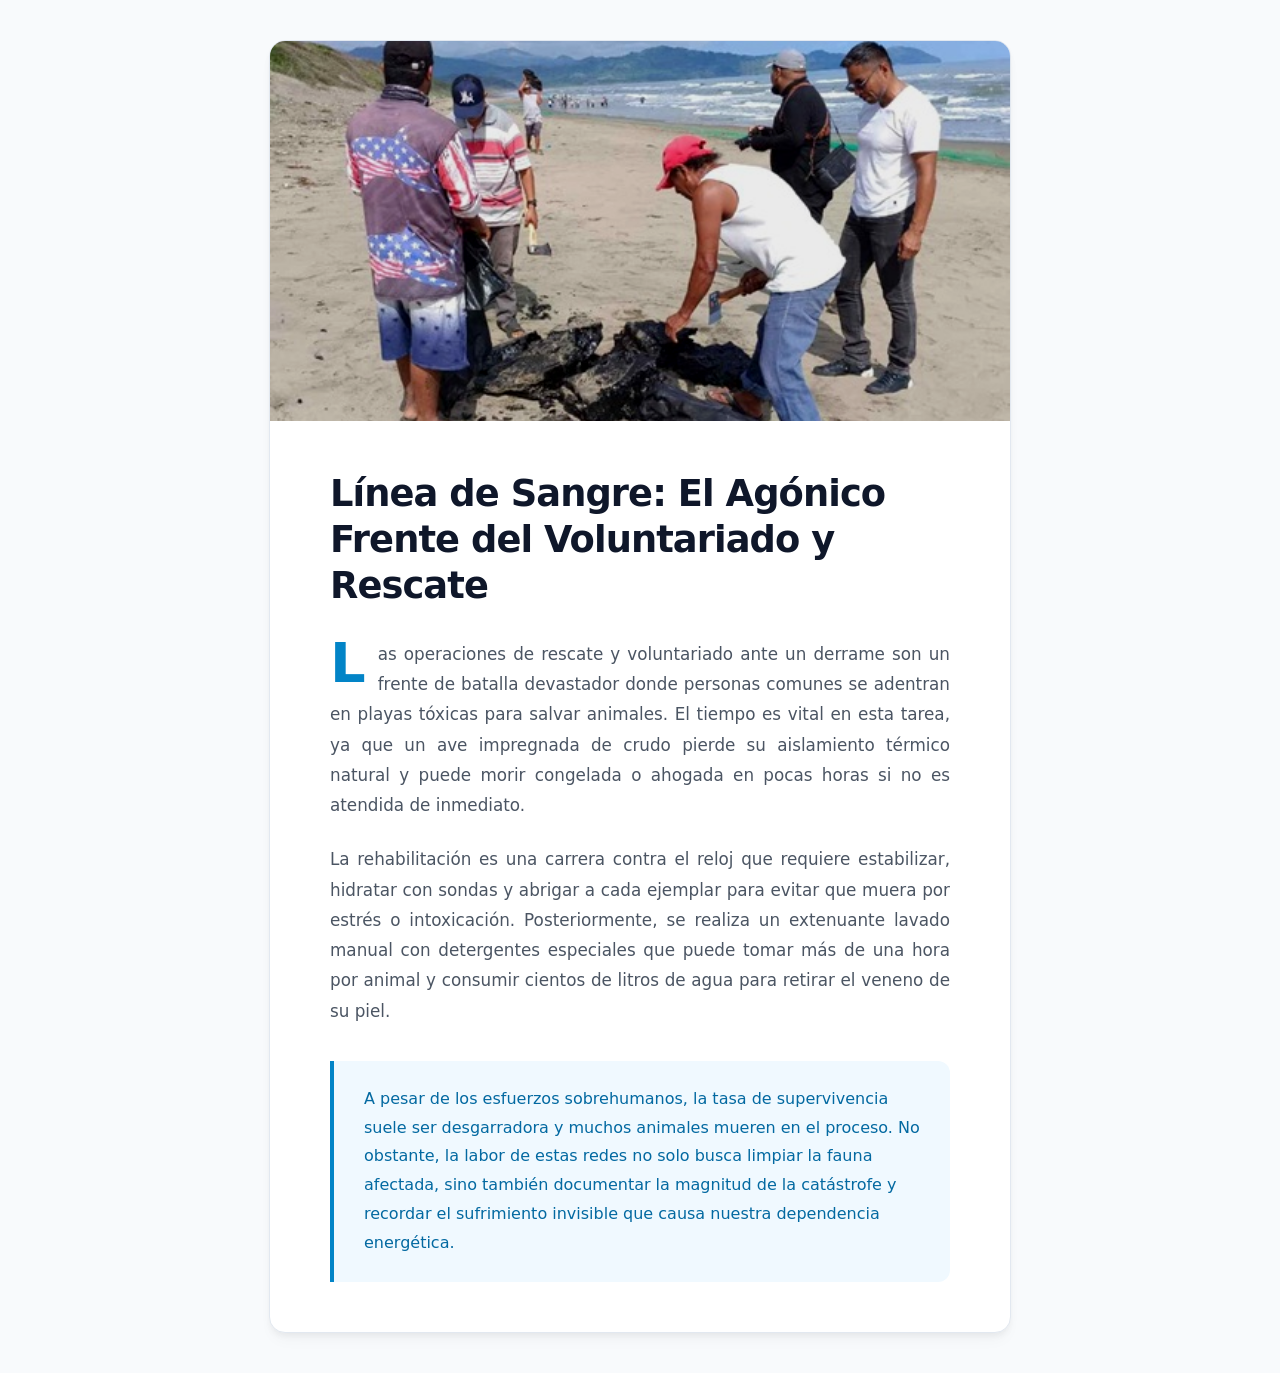
<file: Agonico.html>
<!DOCTYPE html>
<html lang="es">
<head>
    <meta charset="UTF-8">
    <meta name="viewport" content="width=device-width, initial-scale=1.0">
    <title>Línea de Sangre: El Agónico Frente del Voluntariado y Rescate</title>
    <style>
        /* --- Configuración Base y Variables de Diseño --- */
        :root {
            --primary-rescue: #0284c7;  /* Azul de rescate/emergencia que evoca auxilio y esperanza */
            --accent-dark: #0f172a;     /* Gris pizarra profundo */
            --text-main: #1f2937;       /* Gris oscuro para lectura fluida */
            --text-light: #4b5563;      /* Gris medio para descripciones secundarias */
            --bg-page: #f8fafc;         /* Fondo de página ultra limpio */
            --bg-card: #ffffff;         /* Fondo del contenedor */
        }

        body { 
            font-family: system-ui, -apple-system, BlinkMacSystemFont, 'Segoe UI', Roboto, Oxygen, Ubuntu, Cantarell, sans-serif;
            line-height: 1.8; 
            color: var(--text-main); 
            margin: 0; 
            padding: 40px 20px; 
            background-color: var(--bg-page); 
            display: flex;
            justify-content: center;
        }

        /* --- Contenedor Principal (Tarjeta Editorial) --- */
        .artículo-container { 
            max-width: 740px; 
            background: var(--bg-card); 
            border-radius: 16px; 
            overflow: hidden;
            box-shadow: 0 4px 6px -1px rgba(0, 0, 0, 0.05), 0 10px 15px -3px rgba(0, 0, 0, 0.03);
            border: 1px solid #e2e8f0;
        }

        /* --- Imagen de Cabecera con Efecto --- */
        .artículo-imagen {
            width: 100%;
            height: 380px;
            object-fit: cover;
            display: block;
            filter: brightness(90%) contrast(105%);
            transition: filter 0.4s ease;
        }

        .artículo-container:hover .artículo-imagen {
            filter: brightness(100%) contrast(100%);
        }

        /* --- Bloque de Contenido --- */
        .artículo-cuerpo {
            padding: 50px 60px;
        }

        /* --- Enlace y Título Principal --- */
        .artículo-titulo { 
            font-size: 2.3rem;
            font-weight: 800;
            letter-spacing: -0.025em;
            color: var(--accent-dark); 
            margin-top: 0; 
            margin-bottom: 30px;
            line-height: 1.25;
        }

        .artículo-titulo a {
            color: var(--accent-dark);
            text-decoration: none;
            transition: color 0.2s ease;
        }

        .artículo-titulo a:hover {
            color: var(--primary-rescue); /* Cambio a azul de rescate al pasar el cursor */
        }

        /* --- Párrafos con Estilo Editorial --- */
        .artículo-parrafo { 
            text-align: justify; 
            color: var(--text-light);
            margin-bottom: 24px;
            font-size: 1.05rem;
        }

        /* Destacado sutil en el primer párrafo (Letra Capital) */
        .primer-parrafo::first-letter {
            font-size: 3.5rem;
            font-weight: 900;
            float: left;
            margin-right: 12px;
            line-height: 0.85;
            color: var(--primary-rescue);
        }

        /* --- Bloque de Cierre/Conclusión Estilizado --- */
        .artículo-enfasis {
            background-color: #f0f9ff; /* Fondo azul celeste ultra suave */
            border-left: 4px solid var(--primary-rescue);
            padding: 24px 30px;
            margin-top: 35px;
            border-radius: 0 12px 12px 0;
            color: #0369a1; /* Texto azul oscuro */
            font-weight: 500;
        }

        /* --- Responsivo para Celulares --- */
        @media (max-width: 640px) {
            body { padding: 15px; }
            .artículo-cuerpo { padding: 30px 20px; }
            .artículo-imagen { height: 240px; }
            .artículo-titulo { font-size: 1.75rem; }
            .artículo-parrafo { font-size: 1rem; }
        }
    </style>
</head>
<body>

<article class="artículo-container">
    <img src="imagen/rescate.jpg" alt="Rescate de Fauna" class="artículo-imagen">
    
    <div class="artículo-cuerpo">
        <h1 class="artículo-titulo">
            <a href="#">Línea de Sangre: El Agónico Frente del Voluntariado y Rescate</a>
        </h1>
        
        <p class="artículo-parrafo primer-parrafo">
            Las operaciones de rescate y voluntariado ante un derrame son un frente de batalla devastador donde personas comunes se adentran en playas tóxicas para salvar animales. El tiempo es vital en esta tarea, ya que un ave impregnada de crudo pierde su aislamiento térmico natural y puede morir congelada o ahogada en pocas horas si no es atendida de inmediato.
        </p>
        
        <p class="artículo-parrafo">
            La rehabilitación es una carrera contra el reloj que requiere estabilizar, hidratar con sondas y abrigar a cada ejemplar para evitar que muera por estrés o intoxicación. Posteriormente, se realiza un extenuante lavado manual con detergentes especiales que puede tomar más de una hora por animal y consumir cientos de litros de agua para retirar el veneno de su piel.
        </p>
        
        <div class="artículo-enfasis">
            A pesar de los esfuerzos sobrehumanos, la tasa de supervivencia suele ser desgarradora y muchos animales mueren en el proceso. No obstante, la labor de estas redes no solo busca limpiar la fauna afectada, sino también documentar la magnitud de la catástrofe y recordar el sufrimiento invisible que causa nuestra dependencia energética.
        </div>
    </div>
</article>

</body>
</html>
</file>
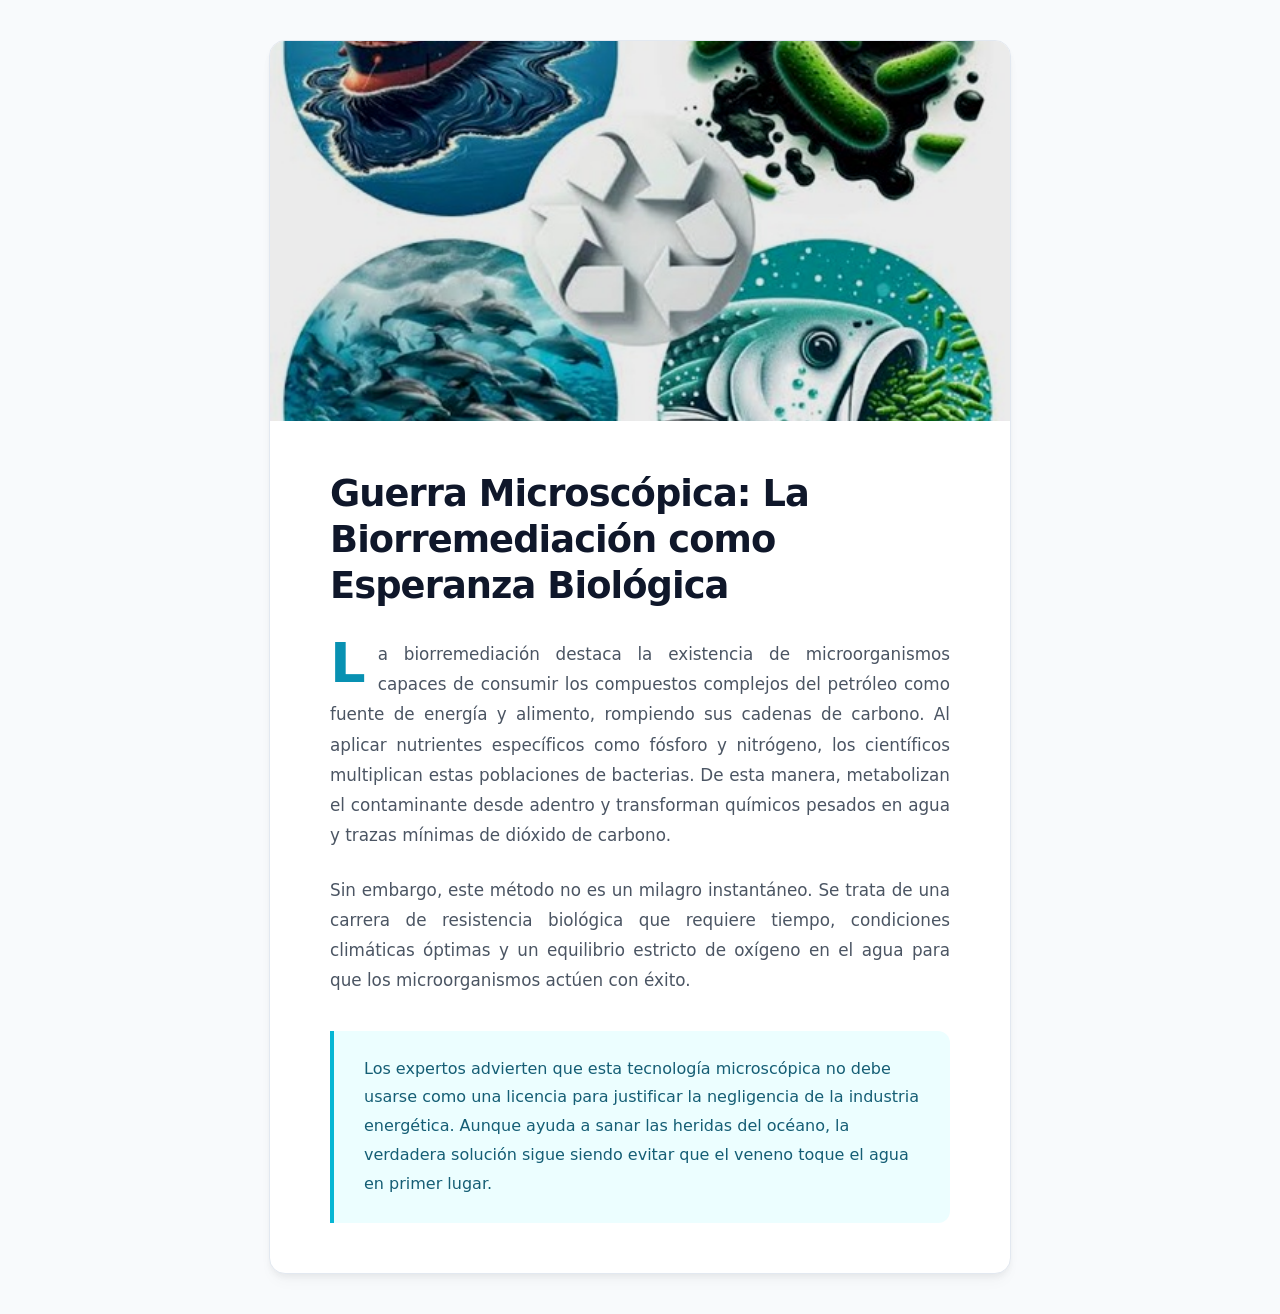
<file: Biorremediacion.html>
<!DOCTYPE html>
<html lang="es">
<head>
    <meta charset="UTF-8">
    <meta name="viewport" content="width=device-width, initial-scale=1.0">
    <title>Guerra Microscópica: La Biorremediación como Esperanza Biológica</title>
    <style>
        /* --- Configuración Base y Variables de Diseño --- */
        :root {
            --primary-science: #06b6d4; /* Color cian que evoca biotecnología y agua limpia */
            --accent-dark: #0f172a;     /* Gris pizarra profundo */
            --text-main: #1f2937;       /* Gris oscuro para lectura fluida */
            --text-light: #4b5563;      /* Gris medio para descripciones secundarias */
            --bg-page: #f8fafc;         /* Fondo de página ultra limpio */
            --bg-card: #ffffff;         /* Fondo del contenedor */
        }

        body { 
            font-family: system-ui, -apple-system, BlinkMacSystemFont, 'Segoe UI', Roboto, Oxygen, Ubuntu, Cantarell, sans-serif;
            line-height: 1.8; 
            color: var(--text-main); 
            margin: 0; 
            padding: 40px 20px; 
            background-color: var(--bg-page); 
            display: flex;
            justify-content: center;
        }

        /* --- Contenedor Principal (Tarjeta Editorial) --- */
        .artículo-container { 
            max-width: 740px; 
            background: var(--bg-card); 
            border-radius: 16px; 
            overflow: hidden;
            box-shadow: 0 4px 6px -1px rgba(0, 0, 0, 0.05), 0 10px 15px -3px rgba(0, 0, 0, 0.03);
            border: 1px solid #e2e8f0;
        }

        /* --- Imagen de Cabecera con Efecto --- */
        .artículo-imagen {
            width: 100%;
            height: 380px;
            object-fit: cover;
            display: block;
            filter: brightness(90%) contrast(105%);
            transition: filter 0.4s ease;
        }

        .artículo-container:hover .artículo-imagen {
            filter: brightness(100%) contrast(100%);
        }

        /* --- Bloque de Contenido --- */
        .artículo-cuerpo {
            padding: 50px 60px;
        }

        /* --- Enlace y Título Principal --- */
        .artículo-titulo { 
            font-size: 2.3rem;
            font-weight: 800;
            letter-spacing: -0.025em;
            color: var(--accent-dark); 
            margin-top: 0; 
            margin-bottom: 30px;
            line-height: 1.25;
        }

        .artículo-titulo a {
            color: var(--accent-dark);
            text-decoration: none;
            transition: color 0.2s ease;
        }

        .artículo-titulo a:hover {
            color: #0891b2; /* Tono cian oscuro al pasar el cursor */
        }

        /* --- Párrafos con Estilo Editorial --- */
        .artículo-parrafo { 
            text-align: justify; 
            color: var(--text-light);
            margin-bottom: 24px;
            font-size: 1.05rem;
        }

        /* Destacado sutil en el primer párrafo (Letra Capital) */
        .primer-parrafo::first-letter {
            font-size: 3.5rem;
            font-weight: 900;
            float: left;
            margin-right: 12px;
            line-height: 0.85;
            color: #0891b2;
        }

        /* --- Bloque de Cierre/Conclusión Estilizado --- */
        .artículo-enfasis {
            background-color: #ecfeff; /* Fondo cian/celeste ultra suave */
            border-left: 4px solid var(--primary-science);
            padding: 24px 30px;
            margin-top: 35px;
            border-radius: 0 12px 12px 0;
            color: #155e75; /* Texto azul/cian oscuro */
            font-weight: 500;
        }

        /* --- Responsivo para Celulares --- */
        @media (max-width: 640px) {
            body { padding: 15px; }
            .artículo-cuerpo { padding: 30px 20px; }
            .artículo-imagen { height: 240px; }
            .artículo-titulo { font-size: 1.75rem; }
            .artículo-parrafo { font-size: 1rem; }
        }
    </style>
</head>
<body>

<article class="artículo-container">
    <img src="imagen/biorremediacion.jpg" alt="Biorremediación" class="artículo-imagen">
    
    <div class="artículo-cuerpo">
        <h1 class="artículo-titulo">
            <a href="#">Guerra Microscópica: La Biorremediación como Esperanza Biológica</a>
        </h1>
        
        <p class="artículo-parrafo primer-parrafo">
            La biorremediación destaca la existencia de microorganismos capaces de consumir los compuestos complejos del petróleo como fuente de energía y alimento, rompiendo sus cadenas de carbono. Al aplicar nutrientes específicos como fósforo y nitrógeno, los científicos multiplican estas poblaciones de bacterias. De esta manera, metabolizan el contaminante desde adentro y transforman químicos pesados en agua y trazas mínimas de dióxido de carbono.
        </p>
        
        <p class="artículo-parrafo">
            Sin embargo, este método no es un milagro instantáneo. Se trata de una carrera de resistencia biológica que requiere tiempo, condiciones climáticas óptimas y un equilibrio estricto de oxígeno en el agua para que los microorganismos actúen con éxito.
        </p>
        
        <div class="artículo-enfasis">
            Los expertos advierten que esta tecnología microscópica no debe usarse como una licencia para justificar la negligencia de la industria energética. Aunque ayuda a sanar las heridas del océano, la verdadera solución sigue siendo evitar que el veneno toque el agua en primer lugar.
        </div>
    </div>
</article>

</body>
</html>
</file>
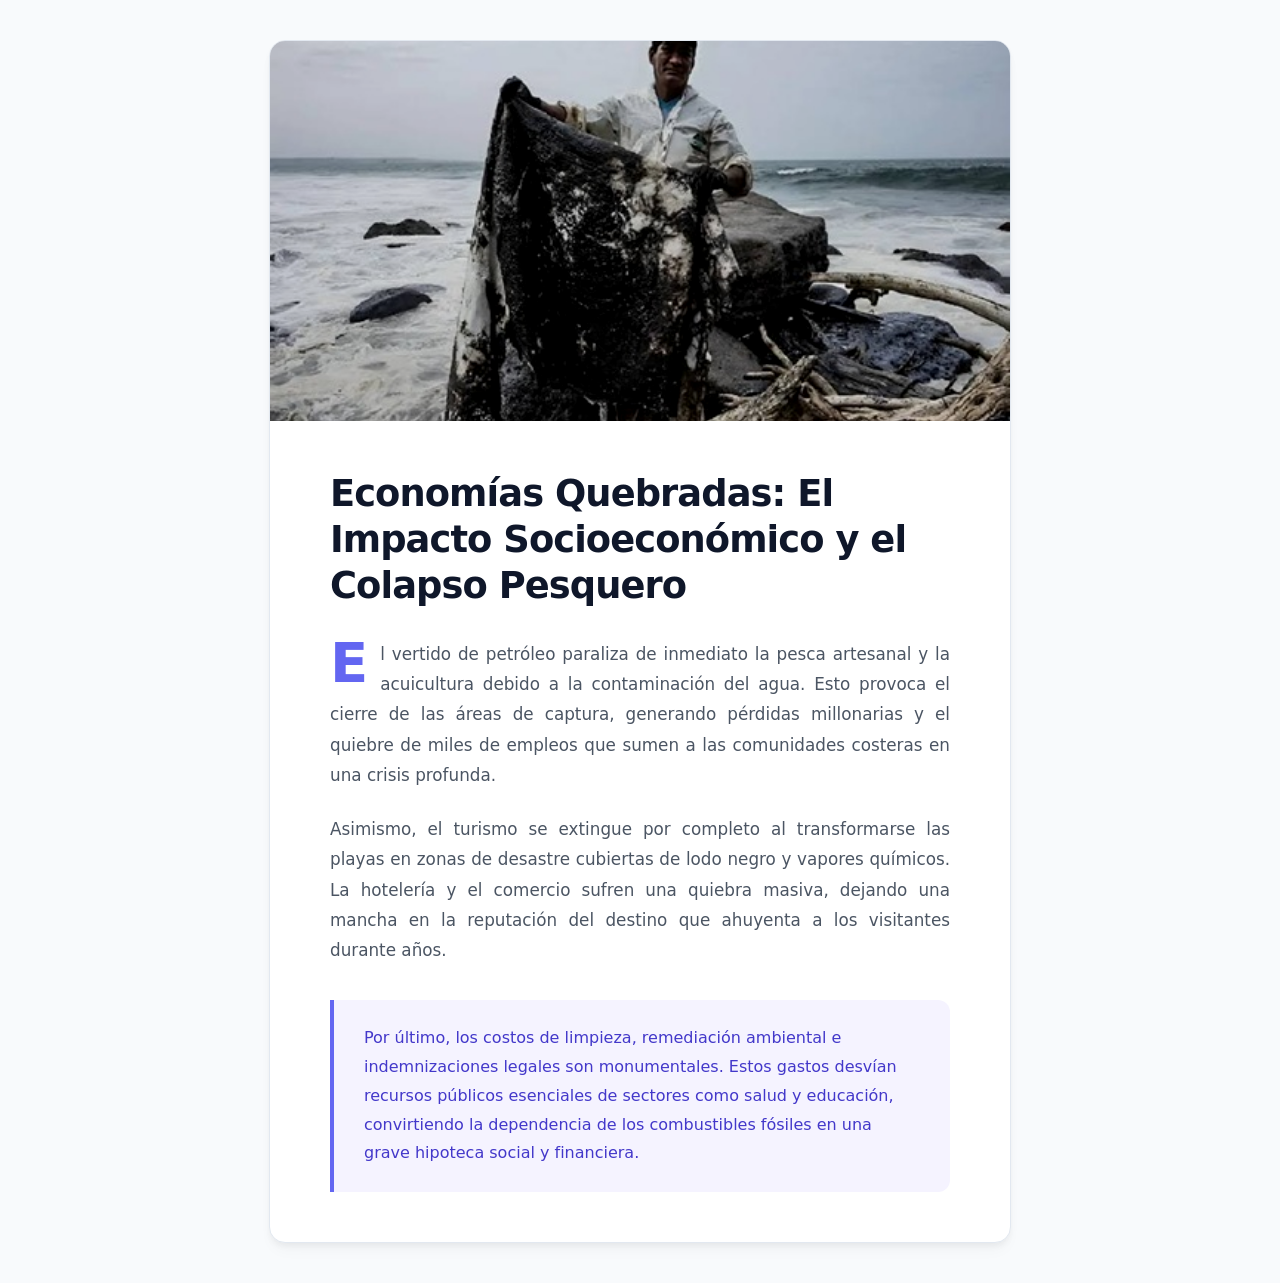
<file: Colapso.html>
<!DOCTYPE html>
<html lang="es">
<head>
    <meta charset="UTF-8">
    <meta name="viewport" content="width=device-width, initial-scale=1.0">
    <title>Economías Quebradas: El Impacto Socioeconómico y el Colapso Pesquero</title>
    <style>
        /* --- Configuración Base y Variables de Diseño --- */
        :root {
            --primary-economy: #6366f1; /* Azul índigo que representa el comercio y la industria */
            --accent-dark: #0f172a;     /* Gris pizarra profundo */
            --text-main: #1f2937;       /* Gris oscuro para lectura fluida */
            --text-light: #4b5563;      /* Gris medio para descripciones secundarias */
            --bg-page: #f8fafc;         /* Fondo de página ultra limpio */
            --bg-card: #ffffff;         /* Fondo del contenedor */
        }

        body { 
            font-family: system-ui, -apple-system, BlinkMacSystemFont, 'Segoe UI', Roboto, Oxygen, Ubuntu, Cantarell, sans-serif;
            line-height: 1.8; 
            color: var(--text-main); 
            margin: 0; 
            padding: 40px 20px; 
            background-color: var(--bg-page); 
            display: flex;
            justify-content: center;
        }

        /* --- Contenedor Principal (Tarjeta Editorial) --- */
        .artículo-container { 
            max-width: 740px; 
            background: var(--bg-card); 
            border-radius: 16px; 
            overflow: hidden;
            box-shadow: 0 4px 6px -1px rgba(0, 0, 0, 0.05), 0 10px 15px -3px rgba(0, 0, 0, 0.03);
            border: 1px solid #e2e8f0;
        }

        /* --- Imagen de Cabecera con Efecto --- */
        .artículo-imagen {
            width: 100%;
            height: 380px;
            object-fit: cover;
            display: block;
            filter: brightness(90%) contrast(105%);
            transition: filter 0.4s ease;
        }

        .artículo-container:hover .artículo-imagen {
            filter: brightness(100%) contrast(100%);
        }

        /* --- Bloque de Contenido --- */
        .artículo-cuerpo {
            padding: 50px 60px;
        }

        /* --- Enlace y Título Principal --- */
        .artículo-titulo { 
            font-size: 2.3rem;
            font-weight: 800;
            letter-spacing: -0.025em;
            color: var(--accent-dark); 
            margin-top: 0; 
            margin-bottom: 30px;
            line-height: 1.25;
        }

        .artículo-titulo a {
            color: var(--accent-dark);
            text-decoration: none;
            transition: color 0.2s ease;
        }

        .artículo-titulo a:hover {
            color: var(--primary-economy); /* Tono índigo al pasar el cursor */
        }

        /* --- Párrafos con Estilo Editorial --- */
        .artículo-parrafo { 
            text-align: justify; 
            color: var(--text-light);
            margin-bottom: 24px;
            font-size: 1.05rem;
        }

        /* Destacado sutil en el primer párrafo (Letra Capital) */
        .primer-parrafo::first-letter {
            font-size: 3.5rem;
            font-weight: 900;
            float: left;
            margin-right: 12px;
            line-height: 0.85;
            color: var(--primary-economy);
        }

        /* --- Bloque de Cierre/Conclusión Estilizado --- */
        .artículo-enfasis {
            background-color: #f5f3ff; /* Fondo índigo/púrpura ultra suave */
            border-left: 4px solid var(--primary-economy);
            padding: 24px 30px;
            margin-top: 35px;
            border-radius: 0 12px 12px 0;
            color: #4338ca; /* Texto índigo oscuro */
            font-weight: 500;
        }

        /* --- Responsivo para Celulares --- */
        @media (max-width: 640px) {
            body { padding: 15px; }
            .artículo-cuerpo { padding: 30px 20px; }
            .artículo-imagen { height: 240px; }
            .artículo-titulo { font-size: 1.75rem; }
            .artículo-parrafo { font-size: 1rem; }
        }
    </style>
</head>
<body>

<article class="artículo-container">
    <img src="imagen/pesca.jpg" alt="Impacto Socioeconómico" class="artículo-imagen">
    
    <div class="artículo-cuerpo">
        <h1 class="artículo-titulo">
            <a href="#">Economías Quebradas: El Impacto Socioeconómico y el Colapso Pesquero</a>
        </h1>
        
        <p class="artículo-parrafo primer-parrafo">
            El vertido de petróleo paraliza de inmediato la pesca artesanal y la acuicultura debido a la contaminación del agua. Esto provoca el cierre de las áreas de captura, generando pérdidas millonarias y el quiebre de miles de empleos que sumen a las comunidades costeras en una crisis profunda.
        </p>
        
        <p class="artículo-parrafo">
            Asimismo, el turismo se extingue por completo al transformarse las playas en zonas de desastre cubiertas de lodo negro y vapores químicos. La hotelería y el comercio sufren una quiebra masiva, dejando una mancha en la reputación del destino que ahuyenta a los visitantes durante años.
        </p>
        
        <div class="artículo-enfasis">
            Por último, los costos de limpieza, remediación ambiental e indemnizaciones legales son monumentales. Estos gastos desvían recursos públicos esenciales de sectores como salud y educación, convirtiendo la dependencia de los combustibles fósiles en una grave hipoteca social y financiera.
        </div>
    </div>
</article>

</body>
</html>
</file>
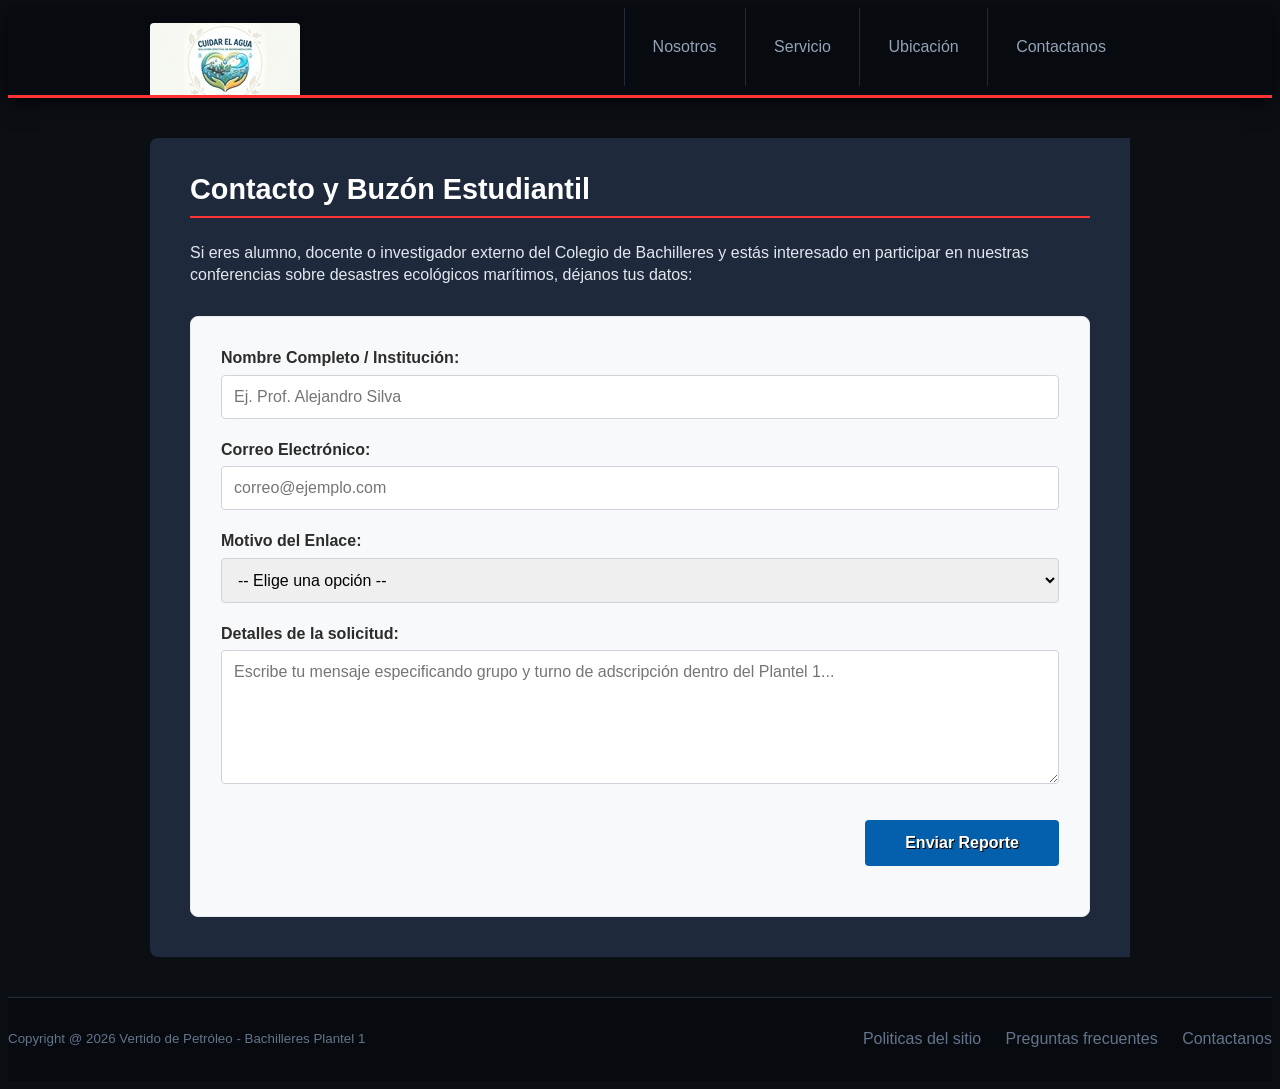
<file: Contactanos.html>
<!DOCTYPE html>
<html lang="es">
<head> 
    <meta charset="UTF-8">
    <title>SOS Océanos - Contactanos</title>
    <link rel="stylesheet" href="estilo.css">
    <style>
        .form-grupo { margin-bottom: 20px; }
        .form-grupo label { display: block; font-weight: bold; margin-bottom: 5px; color: #2c2c2c; }
        .form-grupo input[type="text"], .form-grupo input[type="email"], .form-grupo select, .form-grupo textarea {
            width: 100%; padding: 12px; border: 1px solid #ced4da; border-radius: 4px; font-family: inherit; font-size: 16px; outline: none;
        }
        .form-grupo input:focus, .form-grupo select:focus, .form-grupo textarea:focus { border-color: #0460ad; }
    </style>
</head>
<body>
 <header class="encabezado" role="banner">
    <div class="contenedor">
        <a href="index.html" class="logo">
            <img src="imagen/vertido5.jpg" alt="logotipo del sitio">
        </a>
        <nav role="navigation">
            <ul>
                <li><a href="nosotros.html">Nosotros</a></li>
                <li><a href="servicios.html">Servicio</a></li>
                <li><a href="ubicacion.html">Ubicación</a></li>
                <li><a href="contacto.html">Contactanos</a></li>
            </ul>
        </nav>
    </div>
 </header>

 <div class="bloque-contenido">
    <div class="contenedor">
        <div class="articulos" style="width: 100%; padding: 40px; display: block;">
            <h2>Contacto y Buzón Estudiantil</h2>
            <p style="margin-bottom: 30px;">Si eres alumno, docente o investigador externo del Colegio de Bachilleres y estás interesado en participar en nuestras conferencias sobre desastres ecológicos marítimos, déjanos tus datos:</p>
            
            <form action="#" method="POST" style="background: #f8f9fa; padding: 30px; border-radius: 8px; border: 1px solid #e9ecef;">
                <div class="form-grupo">
                    <label for="nombre">Nombre Completo / Institución:</label>
                    <input type="text" id="nombre" name="nombre" placeholder="Ej. Prof. Alejandro Silva" required>
                </div>

                <div class="form-grupo">
                    <label for="correo">Correo Electrónico:</label>
                    <input type="email" id="correo" name="correo" placeholder="correo@ejemplo.com" required>
                </div>

                <div class="form-grupo">
                    <label for="motivo">Motivo del Enlace:</label>
                    <select id="motivo" name="motivo" required>
                        <option value="">-- Elige una opción --</option>
                        <option value="conferencia">Solicitar plática de vertido de petróleo en mi grupo</option>
                        <option value="brigada">Deseo incorporarme a la Brigada SOS Océanos</option>
                        <option value="proyecto">Colaboración en proyectos de ciencias o geografía</option>
                        <option value="otro">Otras consultas estudiantiles</option>
                    </select>
                </div>

                <div class="form-grupo">
                    <label for="mensaje">Detalles de la solicitud:</label>
                    <textarea id="mensaje" name="mensaje" rows="6" placeholder="Escribe tu mensaje especificando grupo y turno de adscripción dentro del Plantel 1..." required></textarea>
                </div>

                <div class="form-grupo" style="text-align: right; margin-top: 30px;">
                    <input type="submit" value="Enviar Reporte" style="background: #0460ad; color: #fff; border: none; padding: 14px 40px; font-weight: bold; cursor: pointer; border-radius: 4px; font-size: 1em; text-shadow: 1px 1px 0 #000;">
                </div>
            </form>
        </div>
    </div>
 </div>

 <footer class="piedepagina" role="contentinfo">
    <div class="contenedor">
        <small>Copyright @ 2026 Vertido de Petróleo - Bachilleres Plantel 1</small>
        <nav>
            <ul>
                <li><a href="#">Politicas del sitio</a></li>
                <li><a href="#">Preguntas frecuentes</a></li>
                <li><a href="contacto.html">Contactanos</a></li>
            </ul>
        </nav>
    </div>
 </footer>
</body>
</html>
</file>
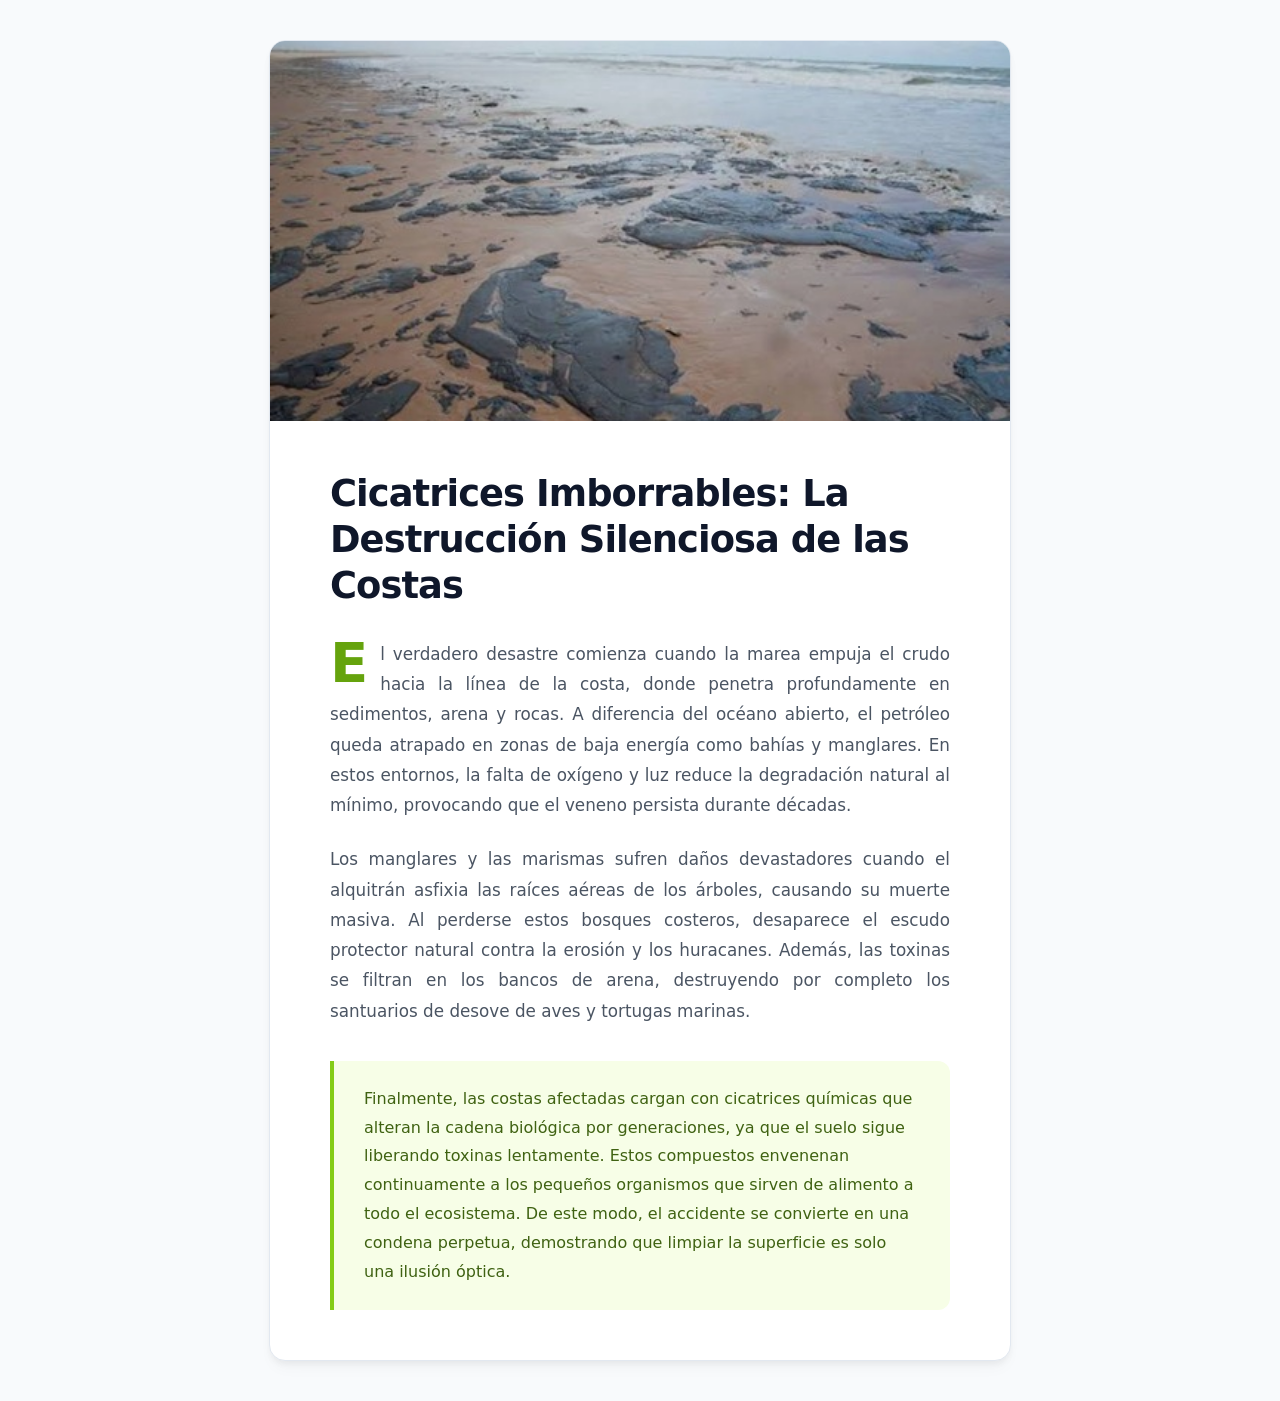
<file: Destruccion.html>
<!DOCTYPE html>
<html lang="es">
<head>
    <meta charset="UTF-8">
    <meta name="viewport" content="width=device-width, initial-scale=1.0">
    <title>Cicatrices Imborrables: La Destrucción Silenciosa de las Costas</title>
    <style>
        /* --- Configuración Base y Variables de Diseño --- */
        :root {
            --primary-coast: #84cc16; /* Verde lima/oliva que evoca la vegetación costera */
            --accent-dark: #0f172a;   /* Gris pizarra profundo */
            --text-main: #1f2937;     /* Gris oscuro para lectura fluida */
            --text-light: #4b5563;    /* Gris medio para descripciones secundarias */
            --bg-page: #f8fafc;       /* Fondo de página ultra limpio */
            --bg-card: #ffffff;       /* Fondo del contenedor */
        }

        body { 
            font-family: system-ui, -apple-system, BlinkMacSystemFont, 'Segoe UI', Roboto, Oxygen, Ubuntu, Cantarell, sans-serif;
            line-height: 1.8; 
            color: var(--text-main); 
            margin: 0; 
            padding: 40px 20px; 
            background-color: var(--bg-page); 
            display: flex;
            justify-content: center;
        }

        /* --- Contenedor Principal (Tarjeta Editorial) --- */
        .artículo-container { 
            max-width: 740px; 
            background: var(--bg-card); 
            border-radius: 16px; 
            overflow: hidden;
            box-shadow: 0 4px 6px -1px rgba(0, 0, 0, 0.05), 0 10px 15px -3px rgba(0, 0, 0, 0.03);
            border: 1px solid #e2e8f0;
        }

        /* --- Imagen de Cabecera con Efecto --- */
        .artículo-imagen {
            width: 100%;
            height: 380px;
            object-fit: cover;
            display: block;
            filter: brightness(90%) contrast(105%);
            transition: filter 0.4s ease;
        }

        .artículo-container:hover .artículo-imagen {
            filter: brightness(100%) contrast(100%);
        }

        /* --- Bloque de Contenido --- */
        .artículo-cuerpo {
            padding: 50px 60px;
        }

        /* --- Enlace y Título Principal --- */
        .artículo-titulo { 
            font-size: 2.3rem;
            font-weight: 800;
            letter-spacing: -0.025em;
            color: var(--accent-dark); 
            margin-top: 0; 
            margin-bottom: 30px;
            line-height: 1.25;
        }

        .artículo-titulo a {
            color: var(--accent-dark);
            text-decoration: none;
            transition: color 0.2s ease;
        }

        .artículo-titulo a:hover {
            color: #65a30d; /* Verde oliva oscuro al pasar el cursor */
        }

        /* --- Párrafos con Estilo Editorial --- */
        .artículo-parrafo { 
            text-align: justify; 
            color: var(--text-light);
            margin-bottom: 24px;
            font-size: 1.05rem;
        }

        /* Destacado sutil en el primer párrafo (Letra Capital) */
        .primer-parrafo::first-letter {
            font-size: 3.5rem;
            font-weight: 900;
            float: left;
            margin-right: 12px;
            line-height: 0.85;
            color: #65a30d;
        }

        /* --- Bloque de Cierre/Conclusión Estilizado --- */
        .artículo-enfasis {
            background-color: #f7fee7; /* Fondo verde ultra suave */
            border-left: 4px solid var(--primary-coast);
            padding: 24px 30px;
            margin-top: 35px;
            border-radius: 0 12px 12px 0;
            color: #3f6212; /* Texto verde oscuro */
            font-weight: 500;
        }

        /* --- Responsivo para Celulares --- */
        @media (max-width: 640px) {
            body { padding: 15px; }
            .artículo-cuerpo { padding: 30px 20px; }
            .artículo-imagen { height: 240px; }
            .artículo-titulo { font-size: 1.75rem; }
            .artículo-parrafo { font-size: 1rem; }
        }
    </style>
</head>
<body>

<article class="artículo-container">
    <img src="imagen/costas.jpg" alt="Efectos en las costas" class="artículo-imagen">
    
    <div class="artículo-cuerpo">
        <h1 class="artículo-titulo">
            <a href="#">Cicatrices Imborrables: La Destrucción Silenciosa de las Costas</a>
        </h1>
        
        <p class="artículo-parrafo primer-parrafo">
            El verdadero desastre comienza cuando la marea empuja el crudo hacia la línea de la costa, donde penetra profundamente en sedimentos, arena y rocas. A diferencia del océano abierto, el petróleo queda atrapado en zonas de baja energía como bahías y manglares. En estos entornos, la falta de oxígeno y luz reduce la degradación natural al mínimo, provocando que el veneno persista durante décadas.
        </p>
        
        <p class="artículo-parrafo">
            Los manglares y las marismas sufren daños devastadores cuando el alquitrán asfixia las raíces aéreas de los árboles, causando su muerte masiva. Al perderse estos bosques costeros, desaparece el escudo protector natural contra la erosión y los huracanes. Además, las toxinas se filtran en los bancos de arena, destruyendo por completo los santuarios de desove de aves y tortugas marinas.
        </p>
        
        <div class="artículo-enfasis">
            Finalmente, las costas afectadas cargan con cicatrices químicas que alteran la cadena biológica por generaciones, ya que el suelo sigue liberando toxinas lentamente. Estos compuestos envenenan continuamente a los pequeños organismos que sirven de alimento a todo el ecosistema. De este modo, el accidente se convierte en una condena perpetua, demostrando que limpiar la superficie es solo una ilusión óptica.
        </div>
    </div>
</article>

</body>
</html>
</file>
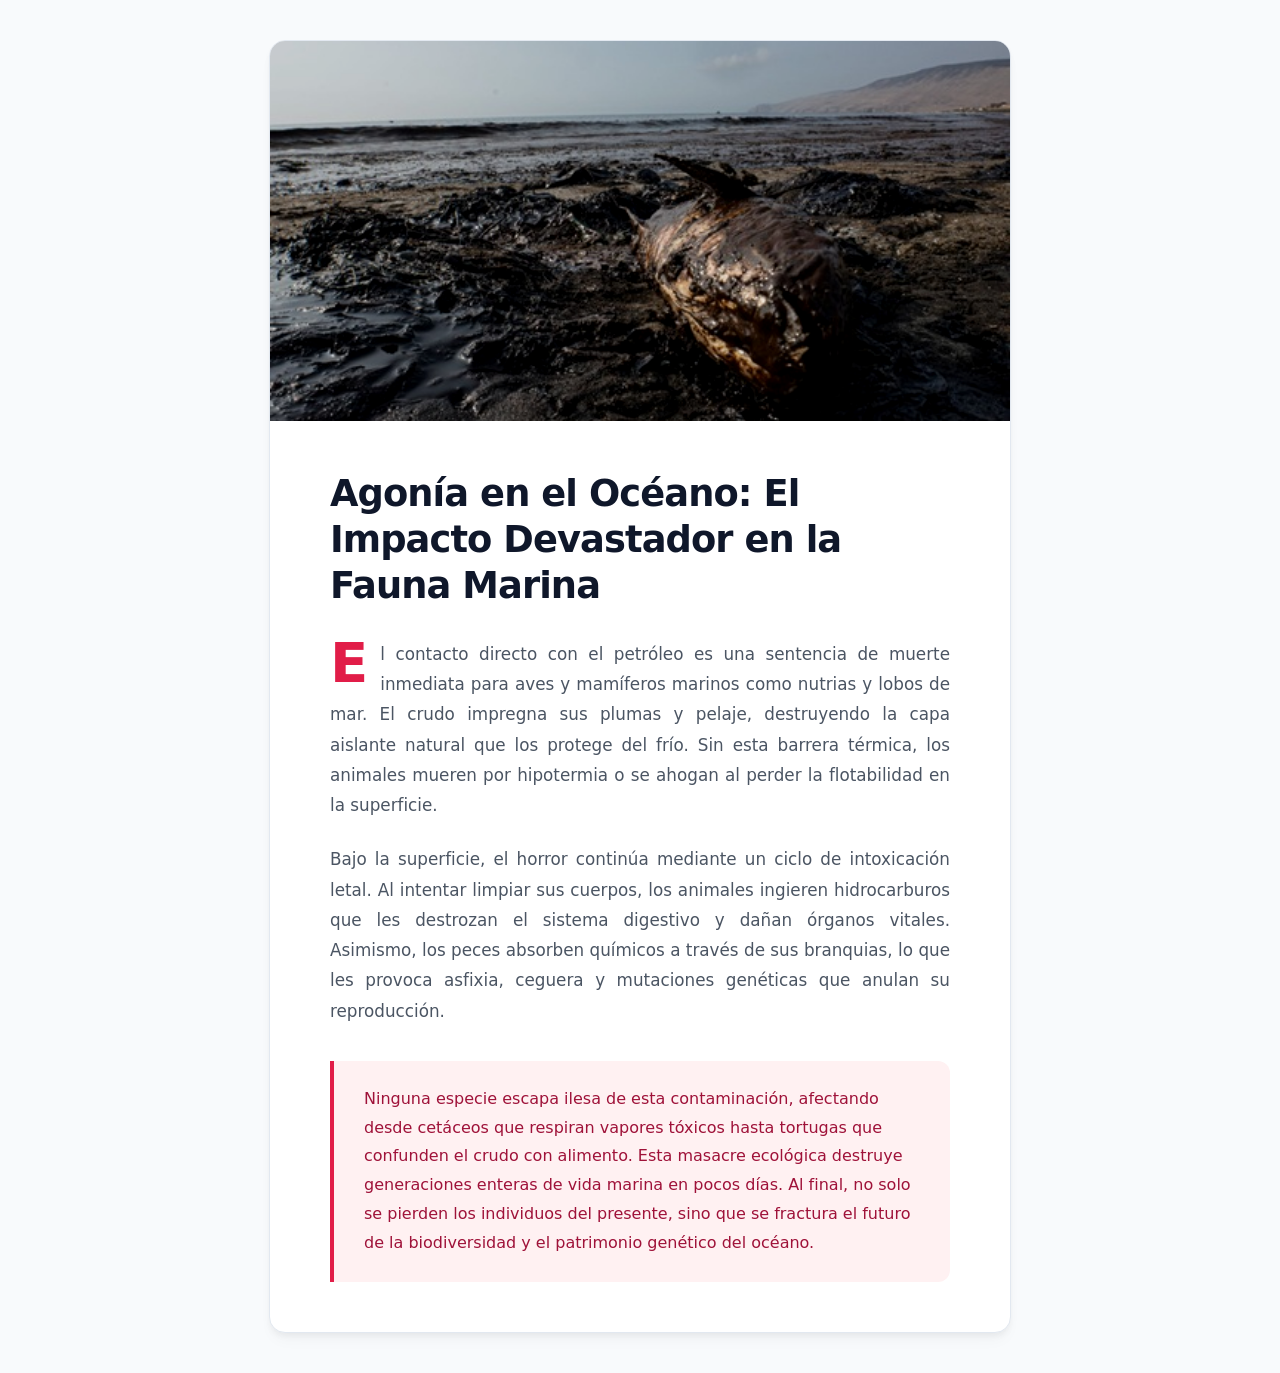
<file: Impacto.html>
<!DOCTYPE html>
<html lang="es">
<head>
    <meta charset="UTF-8">
    <meta name="viewport" content="width=device-width, initial-scale=1.0">
    <title>Agonía en el Océano: El Impacto Devastador en la Fauna Marina</title>
    <style>
        /* --- Configuración Base y Variables de Diseño --- */
        :root {
            --primary-alert: #e11d48; /* Rojo/coral para denotar urgencia e impacto */
            --accent-dark: #0f172a;   /* Gris pizarra profundo */
            --text-main: #1f2937;     /* Gris oscuro para lectura fluida */
            --text-light: #4b5563;    /* Gris medio para descripciones secundarias */
            --bg-page: #f8fafc;       /* Fondo de página ultra limpio */
            --bg-card: #ffffff;       /* Fondo del contenedor */
        }

        body { 
            font-family: system-ui, -apple-system, BlinkMacSystemFont, 'Segoe UI', Roboto, Oxygen, Ubuntu, Cantarell, sans-serif;
            line-height: 1.8; 
            color: var(--text-main); 
            margin: 0; 
            padding: 40px 20px; 
            background-color: var(--bg-page); 
            display: flex;
            justify-content: center;
        }

        /* --- Contenedor Principal (Tarjeta Editorial) --- */
        .artículo-container { 
            max-width: 740px; 
            background: var(--bg-card); 
            border-radius: 16px; 
            overflow: hidden;
            box-shadow: 0 4px 6px -1px rgba(0, 0, 0, 0.05), 0 10px 15px -3px rgba(0, 0, 0, 0.03);
            border: 1px solid #e2e8f0;
        }

        /* --- Imagen de Cabecera con Efecto --- */
        .artículo-imagen {
            width: 100%;
            height: 380px;
            object-fit: cover;
            display: block;
            filter: brightness(90%) contrast(105%);
            transition: filter 0.4s ease;
        }

        .artículo-container:hover .artículo-imagen {
            filter: brightness(100%) contrast(100%);
        }

        /* --- Bloque de Contenido --- */
        .artículo-cuerpo {
            padding: 50px 60px;
        }

        /* --- Enlace y Título Principal --- */
        .artículo-titulo { 
            font-size: 2.3rem;
            font-weight: 800;
            letter-spacing: -0.025em;
            color: var(--accent-dark); 
            margin-top: 0; 
            margin-bottom: 30px;
            line-height: 1.25;
        }

        .artículo-titulo a {
            color: var(--accent-dark);
            text-decoration: none;
            transition: color 0.2s ease;
        }

        .artículo-titulo a:hover {
            color: var(--primary-alert);
        }

        /* --- Párrafos con Estilo Editorial --- */
        .artículo-parrafo { 
            text-align: justify; 
            color: var(--text-light);
            margin-bottom: 24px;
            font-size: 1.05rem;
        }

        /* Destacado sutil en el primer párrafo (Letra Capital) */
        .primer-parrafo::first-letter {
            font-size: 3.5rem;
            font-weight: 900;
            float: left;
            margin-right: 12px;
            line-height: 0.85;
            color: var(--primary-alert);
        }

        /* --- Bloque de Alerta/Énfasis (Reemplaza el último bloque) --- */
        .artículo-enfasis {
            background-color: #fff1f2; /* Fondo rosa/rojo ultra suave */
            border-left: 4px solid var(--primary-alert);
            padding: 24px 30px;
            margin-top: 35px;
            border-radius: 0 12px 12px 0;
            color: #9f1239; /* Texto rojo oscuro */
            font-weight: 500;
        }

        /* --- Responsivo para Celulares --- */
        @media (max-width: 640px) {
            body { padding: 15px; }
            .artículo-cuerpo { padding: 30px 20px; }
            .artículo-imagen { height: 240px; }
            .artículo-titulo { font-size: 1.75rem; }
            .artículo-parrafo { font-size: 1rem; }
        }
    </style>
</head>
<body>

<article class="artículo-container">
    <img src="imagen/fauna-marina.jpg" alt="Daños a la fauna marina" class="artículo-imagen">
    
    <div class="artículo-cuerpo">
        <h1 class="artículo-titulo">
            <a href="#">Agonía en el Océano: El Impacto Devastador en la Fauna Marina</a>
        </h1>
        
        <p class="artículo-parrafo primer-parrafo">
            El contacto directo con el petróleo es una sentencia de muerte inmediata para aves y mamíferos marinos como nutrias y lobos de mar. El crudo impregna sus plumas y pelaje, destruyendo la capa aislante natural que los protege del frío. Sin esta barrera térmica, los animales mueren por hipotermia o se ahogan al perder la flotabilidad en la superficie.        
        </p>
        
        <p class="artículo-parrafo">
            Bajo la superficie, el horror continúa mediante un ciclo de intoxicación letal. Al intentar limpiar sus cuerpos, los animales ingieren hidrocarburos que les destrozan el sistema digestivo y dañan órganos vitales. Asimismo, los peces absorben químicos a través de sus branquias, lo que les provoca asfixia, ceguera y mutaciones genéticas que anulan su reproducción.
        </p>
        
        <div class="artículo-enfasis">
            Ninguna especie escapa ilesa de esta contaminación, afectando desde cetáceos que respiran vapores tóxicos hasta tortugas que confunden el crudo con alimento. Esta masacre ecológica destruye generaciones enteras de vida marina en pocos días. Al final, no solo se pierden los individuos del presente, sino que se fractura el futuro de la biodiversidad y el patrimonio genético del océano.        
        </div>
    </div>
</article>

</body>
</html>
</file>
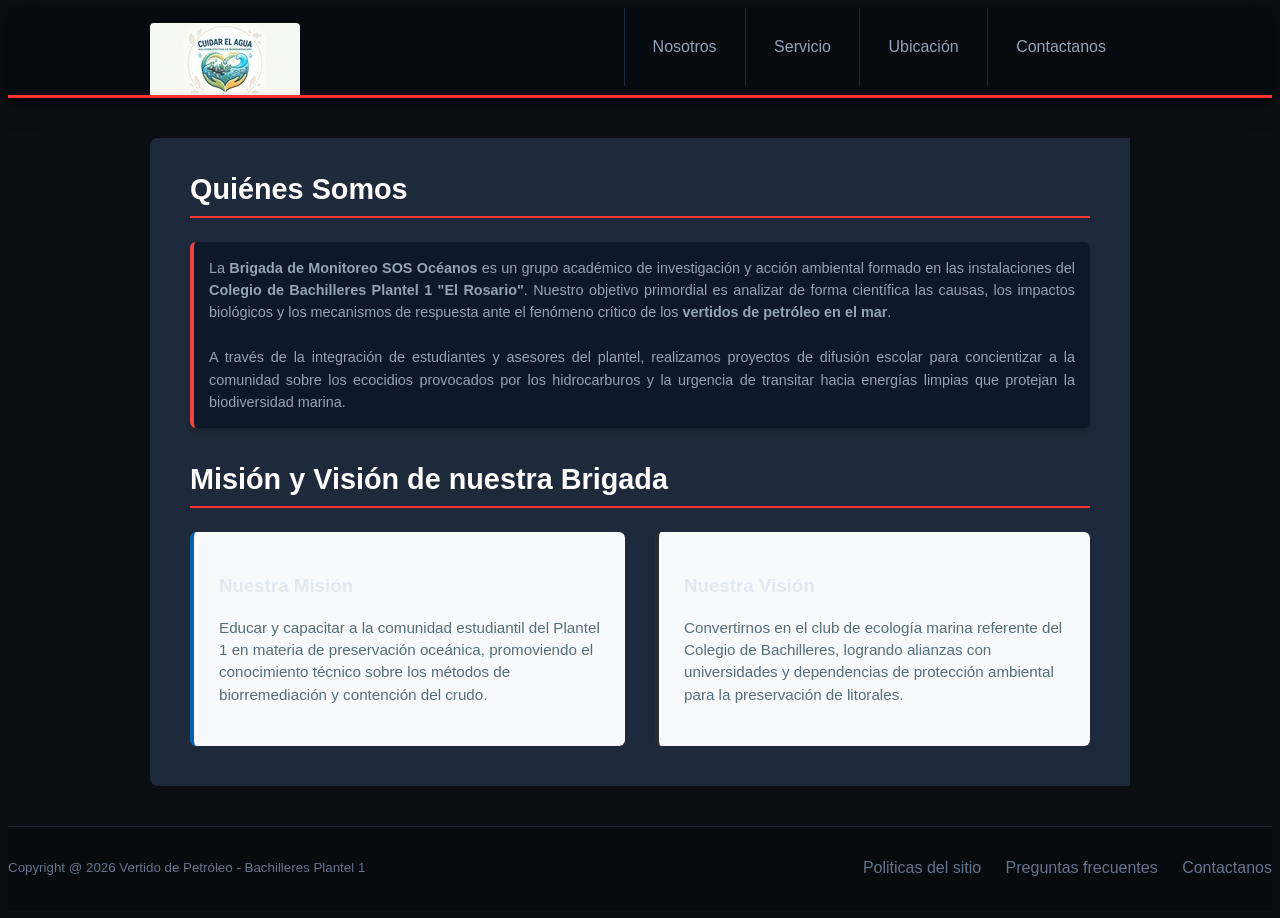
<file: Nosotros.html>
<!DOCTYPE html>
<html lang="es">
<head> 
    <meta charset="UTF-8">
    <title>SOS Océanos - Nosotros (Plantel 1)</title>
    <link rel="stylesheet" href="estilo.css">
</head>
<body>
 <header class="encabezado" role="banner">
    <div class="contenedor">
        <a href="index.html" class="logo">
            <img src="imagen/vertido5.jpg" alt="logotipo del sitio">
        </a>
        <nav role="navigation">
            <ul>
                <li><a href="nosotros.html">Nosotros</a></li>
                <li><a href="servicios.html">Servicio</a></li>
                <li><a href="ubicacion.html">Ubicación</a></li>
                <li><a href="contacto.html">Contactanos</a></li>
            </ul>
        </nav>
    </div>
 </header>

 <div class="bloque-contenido">
    <div class="contenedor">
        <div class="articulos" style="width: 100%; padding: 40px; display: block;">
            <h2>Quiénes Somos</h2>
            <article>
                <p>La <strong>Brigada de Monitoreo SOS Océanos</strong> es un grupo académico de investigación y acción ambiental formado en las instalaciones del <strong>Colegio de Bachilleres Plantel 1 "El Rosario"</strong>. Nuestro objetivo primordial es analizar de forma científica las causas, los impactos biológicos y los mecanismos de respuesta ante el fenómeno crítico de los <strong>vertidos de petróleo en el mar</strong>.</p>
                <br>
                <p>A través de la integración de estudiantes y asesores del plantel, realizamos proyectos de difusión escolar para concientizar a la comunidad sobre los ecocidios provocados por los hidrocarburos y la urgencia de transitar hacia energías limpias que protejan la biodiversidad marina.</p>
            </article>

            <h2 style="margin-top: 40px;">Misión y Visión de nuestra Brigada</h2>
            <div style="display: flex; gap: 30px; margin-top: 20px;">
                <div style="flex: 1; background: #f8f9fa; padding: 25px; border-radius: 6px; border-left: 4px solid #0460ad;">
                    <h3>Nuestra Misión</h3>
                    <p style="font-size: 0.95em; color: #546e7a; margin-top: 10px;">Educar y capacitar a la comunidad estudiantil del Plantel 1 en materia de preservación oceánica, promoviendo el conocimiento técnico sobre los métodos de biorremediación y contención del crudo.</p>
                </div>
                <div style="flex: 1; background: #f8f9fa; padding: 25px; border-radius: 6px; border-left: 4px solid #2c2c2c;">
                    <h3>Nuestra Visión</h3>
                    <p style="font-size: 0.95em; color: #546e7a; margin-top: 10px;">Convertirnos en el club de ecología marina referente del Colegio de Bachilleres, logrando alianzas con universidades y dependencias de protección ambiental para la preservación de litorales.</p>
                </div>
            </div>
        </div>
    </div>
 </div>

 <footer class="piedepagina" role="contentinfo">
    <div class="contenedor">
        <small>Copyright @ 2026 Vertido de Petróleo - Bachilleres Plantel 1</small>
        <nav>
            <ul>
                <li><a href="#">Politicas del sitio</a></li>
                <li><a href="#">Preguntas frecuentes</a></li>
                <li><a href="contacto.html">Contactanos</a></li>
            </ul>
        </nav>
    </div>
 </footer>
</body>
</html>
</file>
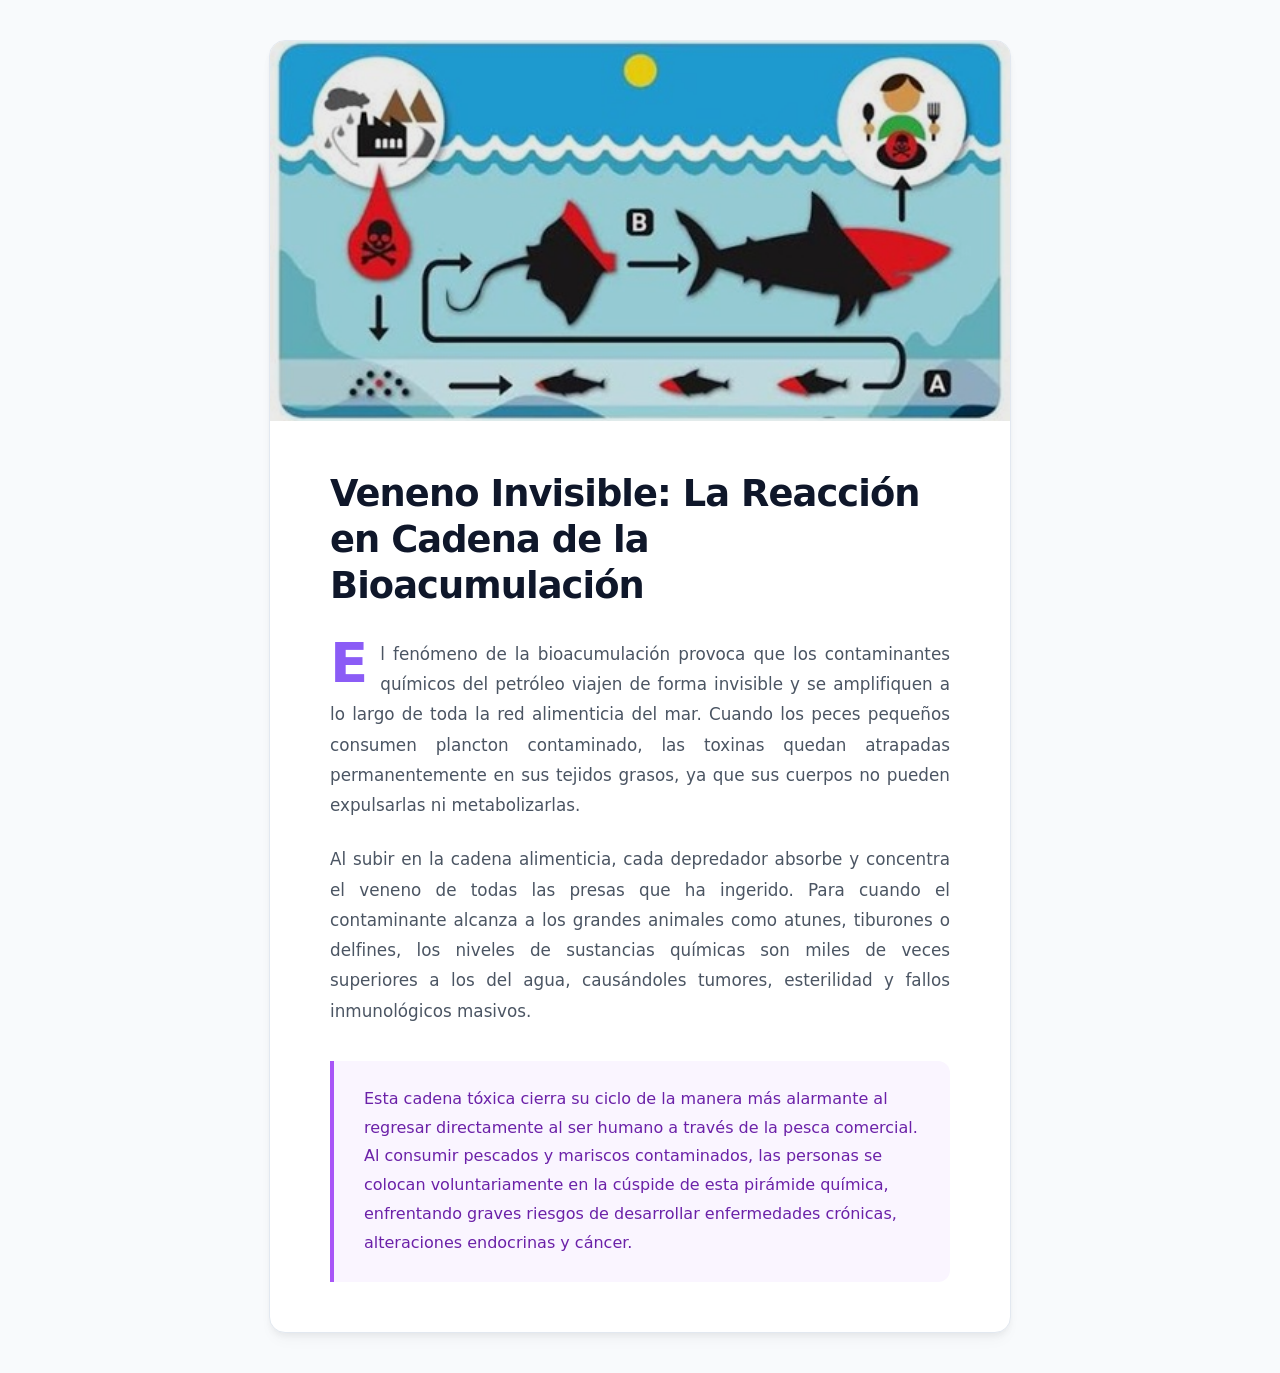
<file: Reaccion.html>
<!DOCTYPE html>
<html lang="es">
<head>
    <meta charset="UTF-8">
    <meta name="viewport" content="width=device-width, initial-scale=1.0">
    <title>Veneno Invisible: La Reacción en Cadena de la Bioacumulación</title>
    <style>
        /* --- Configuración Base y Variables de Diseño --- */
        :root {
            --primary-toxic: #a855f7;   /* Morado/Violeta para representar la toxicidad química */
            --accent-dark: #0f172a;     /* Gris pizarra profundo */
            --text-main: #1f2937;       /* Gris oscuro para lectura fluida */
            --text-light: #4b5563;      /* Gris medio para descripciones secundarias */
            --bg-page: #f8fafc;         /* Fondo de página ultra limpio */
            --bg-card: #ffffff;         /* Fondo del contenedor */
        }

        body { 
            font-family: system-ui, -apple-system, BlinkMacSystemFont, 'Segoe UI', Roboto, Oxygen, Ubuntu, Cantarell, sans-serif;
            line-height: 1.8; 
            color: var(--text-main); 
            margin: 0; 
            padding: 40px 20px; 
            background-color: var(--bg-page); 
            display: flex;
            justify-content: center;
        }

        /* --- Contenedor Principal (Tarjeta Editorial) --- */
        .artículo-container { 
            max-width: 740px; 
            background: var(--bg-card); 
            border-radius: 16px; 
            overflow: hidden;
            box-shadow: 0 4px 6px -1px rgba(0, 0, 0, 0.05), 0 10px 15px -3px rgba(0, 0, 0, 0.03);
            border: 1px solid #e2e8f0;
        }

        /* --- Imagen de Cabecera con Efecto --- */
        .artículo-imagen {
            width: 100%;
            height: 380px;
            object-fit: cover;
            display: block;
            filter: brightness(90%) contrast(105%);
            transition: filter 0.4s ease;
        }

        .artículo-container:hover .artículo-imagen {
            filter: brightness(100%) contrast(100%);
        }

        /* --- Bloque de Contenido --- */
        .artículo-cuerpo {
            padding: 50px 60px;
        }

        /* --- Enlace y Título Principal --- */
        .artículo-titulo { 
            font-size: 2.3rem;
            font-weight: 800;
            letter-spacing: -0.025em;
            color: var(--accent-dark); 
            margin-top: 0; 
            margin-bottom: 30px;
            line-height: 1.25;
        }

        .artículo-titulo a {
            color: var(--accent-dark);
            text-decoration: none;
            transition: color 0.2s ease;
        }

        .artículo-titulo a:hover {
            color: #8b5cf6; /* Tono violeta al pasar el cursor */
        }

        /* --- Párrafos con Estilo Editorial --- */
        .artículo-parrafo { 
            text-align: justify; 
            color: var(--text-light);
            margin-bottom: 24px;
            font-size: 1.05rem;
        }

        /* Destacado sutil en el primer párrafo (Letra Capital) */
        .primer-parrafo::first-letter {
            font-size: 3.5rem;
            font-weight: 900;
            float: left;
            margin-right: 12px;
            line-height: 0.85;
            color: #8b5cf6;
        }

        /* --- Bloque de Cierre/Conclusión Estilizado --- */
        .artículo-enfasis {
            background-color: #faf5ff; /* Fondo violeta/morado ultra suave */
            border-left: 4px solid var(--primary-toxic);
            padding: 24px 30px;
            margin-top: 35px;
            border-radius: 0 12px 12px 0;
            color: #6b21a8; /* Texto morado oscuro */
            font-weight: 500;
        }

        /* --- Responsivo para Celulares --- */
        @media (max-width: 640px) {
            body { padding: 15px; }
            .artículo-cuerpo { padding: 30px 20px; }
            .artículo-imagen { height: 240px; }
            .artículo-titulo { font-size: 1.75rem; }
            .artículo-parrafo { font-size: 1rem; }
        }
    </style>
</head>
<body>

<article class="artículo-container">
    <img src="imagen/toxicidad.jpg" alt="Toxicidad Química" class="artículo-imagen">
    
    <div class="artículo-cuerpo">
        <h1 class="artículo-titulo">
            <a href="#">Veneno Invisible: La Reacción en Cadena de la Bioacumulación</a>
        </h1>
        
        <p class="artículo-parrafo primer-parrafo">
            El fenómeno de la bioacumulación provoca que los contaminantes químicos del petróleo viajen de forma invisible y se amplifiquen a lo largo de toda la red alimenticia del mar. Cuando los peces pequeños consumen plancton contaminado, las toxinas quedan atrapadas permanentemente en sus tejidos grasos, ya que sus cuerpos no pueden expulsarlas ni metabolizarlas.
        </p>
        
        <p class="artículo-parrafo">
            Al subir en la cadena alimenticia, cada depredador absorbe y concentra el veneno de todas las presas que ha ingerido. Para cuando el contaminante alcanza a los grandes animales como atunes, tiburones o delfines, los niveles de sustancias químicas son miles de veces superiores a los del agua, causándoles tumores, esterilidad y fallos inmunológicos masivos.
        </p>
        
        <div class="artículo-enfasis">
            Esta cadena tóxica cierra su ciclo de la manera más alarmante al regresar directamente al ser humano a través de la pesca comercial. Al consumir pescados y mariscos contaminados, las personas se colocan voluntariamente en la cúspide de esta pirámide química, enfrentando graves riesgos de desarrollar enfermedades crónicas, alteraciones endocrinas y cáncer.
        </div>
    </div>
</article>

</body>
</html>
</file>
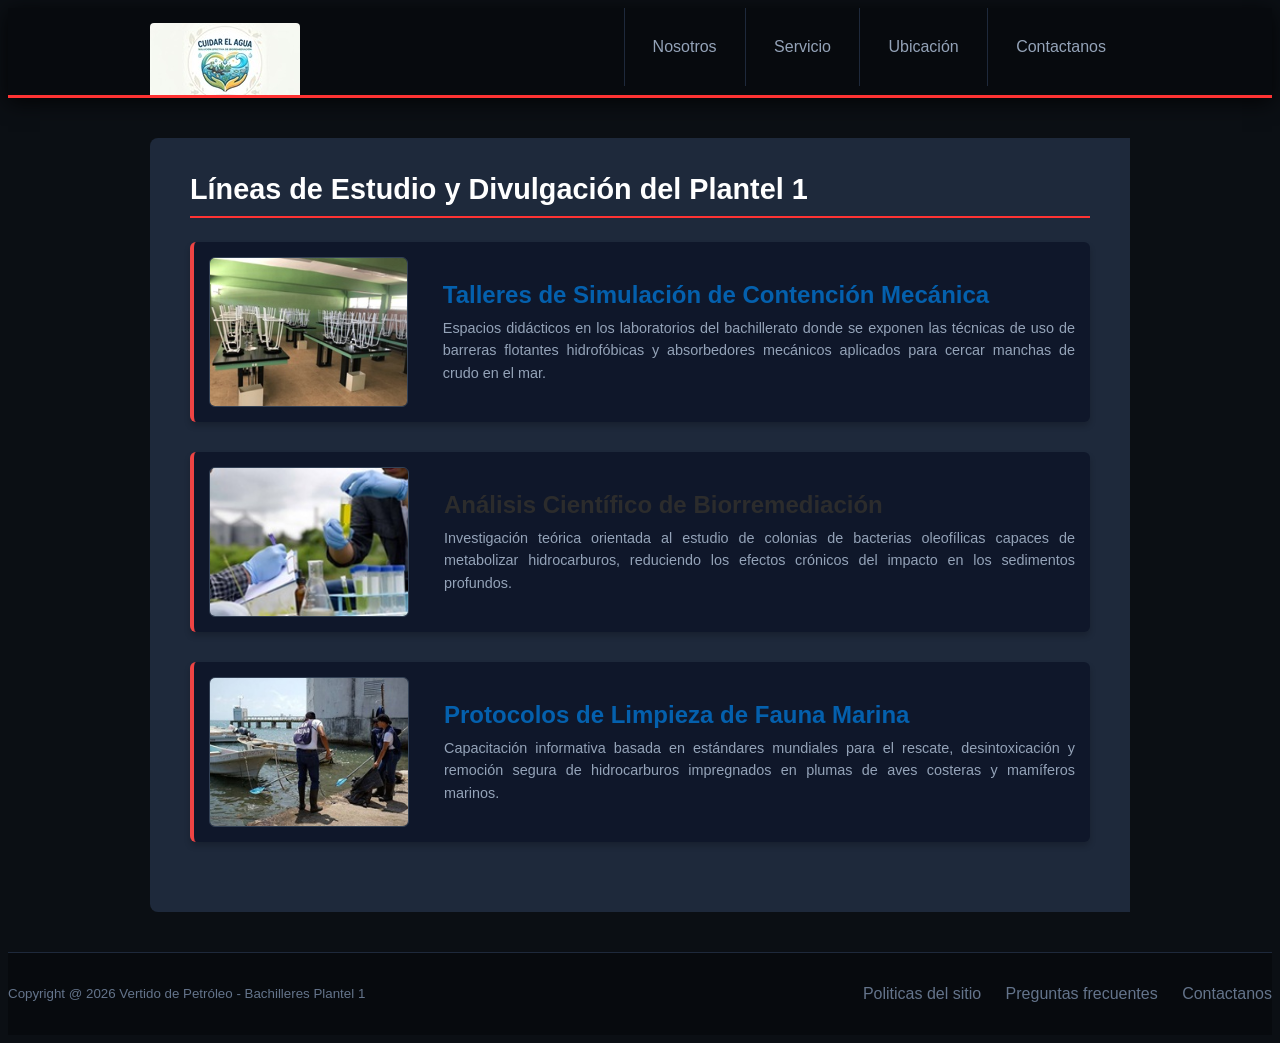
<file: Servicio.html>
<!DOCTYPE html>
<html lang="es">
<head> 
    <meta charset="UTF-8">
    <title>SOS Océanos - Servicio</title>
    <link rel="stylesheet" href="estilo.css">
</head>
<body>
 <header class="encabezado" role="banner">
    <div class="contenedor">
        <a href="index.html" class="logo">
            <img src="imagen/vertido5.jpg" alt="logotipo del sitio">
        </a>
        <nav role="navigation">
            <ul>
                <li><a href="nosotros.html">Nosotros</a></li>
                <li><a href="servicios.html">Servicio</a></li>
                <li><a href="ubicacion.html">Ubicación</a></li>
                <li><a href="contacto.html">Contactanos</a></li>
            </ul>
        </nav>
    </div>
 </header>

 <div class="bloque-contenido">
    <div class="contenedor">
        <div class="articulos" style="width: 100%; padding: 40px; display: block;">
            <h2>Líneas de Estudio y Divulgación del Plantel 1</h2>
            
            <article style="display: flex; align-items: center; margin-top: 20px;">
                <img src="imagen/bacho.jpg" alt="Contención" style="width: 200px; height: 150px; object-fit: cover; border-radius: 6px;">
                <div style="margin-left: 20px;">
                    <h1 style="font-size: 1.5em; color: #0460ad;">Talleres de Simulación de Contención Mecánica</h1>
                    <p>Espacios didácticos en los laboratorios del bachillerato donde se exponen las técnicas de uso de barreras flotantes hidrofóbicas y absorbedores mecánicos aplicados para cercar manchas de crudo en el mar.</p>
                </div>
            </article>

            <article style="display: flex; align-items: center; margin-top: 20px;">
                <img src="imagen/bio.jpg" alt="Biorremediación" style="width: 200px; height: 150px; object-fit: cover; border-radius: 6px;">
                <div style="margin-left: 20px;">
                    <h1 style="font-size: 1.5em; color: #2c2c2c;">Análisis Científico de Biorremediación</h1>
                    <p>Investigación teórica orientada al estudio de colonias de bacterias oleofílicas capaces de metabolizar hidrocarburos, reduciendo los efectos crónicos del impacto en los sedimentos profundos.</p>
                </div>
            </article>

            <article style="display: flex; align-items: center; margin-top: 20px;">
                <img src="imagen/marina.jpg" alt="Fauna" style="width: 200px; height: 150px; object-fit: cover; border-radius: 6px;">
                <div style="margin-left: 20px;">
                    <h1 style="font-size: 1.5em; color: #0460ad;">Protocolos de Limpieza de Fauna Marina</h1>
                    <p>Capacitación informativa basada en estándares mundiales para el rescate, desintoxicación y remoción segura de hidrocarburos impregnados en plumas de aves costeras y mamíferos marinos.</p>
                </div>
            </article>
        </div>
    </div>
 </div>

 <footer class="piedepagina" role="contentinfo">
    <div class="contenedor">
        <small>Copyright @ 2026 Vertido de Petróleo - Bachilleres Plantel 1</small>
        <nav>
            <ul>
                <li><a href="#">Politicas del sitio</a></li>
                <li><a href="#">Preguntas frecuentes</a></li>
                <li><a href="contacto.html">Contactanos</a></li>
            </ul>
        </nav>
    </div>
 </footer>
</body>
</html>
</file>
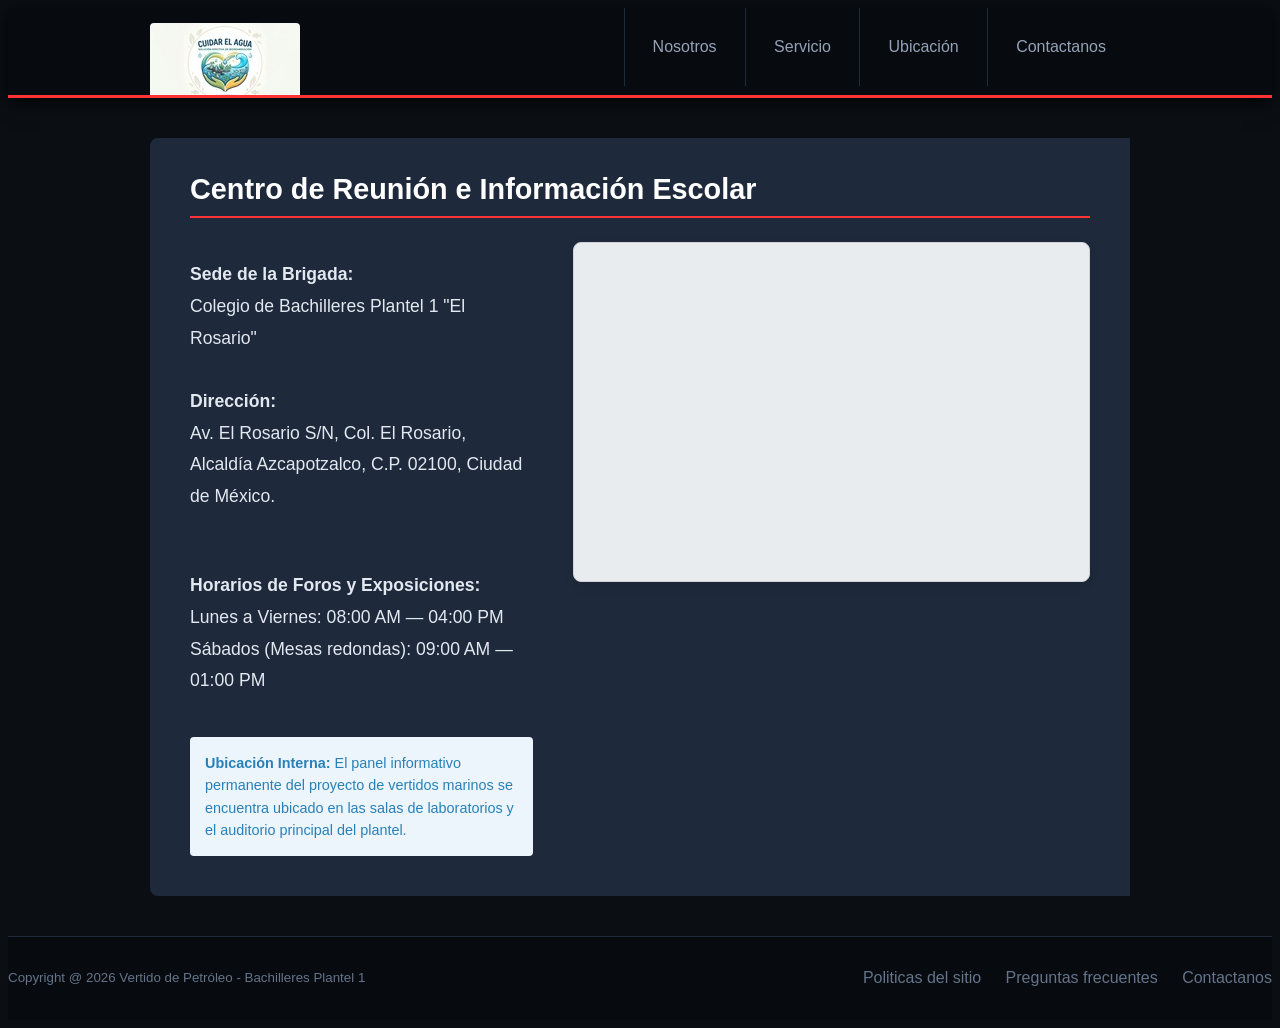
<file: Ubicanos.html>
<!DOCTYPE html>
<html lang="es">
<head> 
    <meta charset="UTF-8">
    <title>SOS Océanos - Ubicación</title>
    <link rel="stylesheet" href="estilo.css">
</head>
<body>
 <header class="encabezado" role="banner">
    <div class="contenedor">
        <a href="index.html" class="logo">
            <img src="imagen/vertido5.jpg" alt="logotipo del sitio">
        </a>
        <nav role="navigation">
            <ul>
                <li><a href="nosotros.html">Nosotros</a></li>
                <li><a href="servicios.html">Servicio</a></li>
                <li><a href="ubicacion.html">Ubicación</a></li>
                <li><a href="contacto.html">Contactanos</a></li>
            </ul>
        </nav>
    </div>
 </header>

 <div class="bloque-contenido">
    <div class="contenedor">
        <div class="articulos" style="width: 100%; padding: 40px; display: block;">
            <h2>Centro de Reunión e Información Escolar</h2>
            
            <div style="display: flex; gap: 40px; margin-top: 20px; align-items: flex-start;">
                <div style="flex: 1;">
                    <p style="font-size: 1.1em; line-height: 1.8em;">
                        <strong>Sede de la Brigada:</strong><br>
                        Colegio de Bachilleres Plantel 1 "El Rosario"<br>
                        <br>
                        <strong>Dirección:</strong><br>
                        Av. El Rosario S/N, Col. El Rosario,<br>
                        Alcaldía Azcapotzalco, C.P. 02100, Ciudad de México.
                    </p>
                    <br>
                    <p style="font-size: 1.1em; line-height: 1.8em;">
                        <strong>Horarios de Foros y Exposiciones:</strong><br>
                        Lunes a Viernes: 08:00 AM — 04:00 PM<br>
                        Sábados (Mesas redondas): 09:00 AM — 01:00 PM
                    </p>
                    <br>
                    <div style="background: #ebf5fb; color: #2980b9; padding: 15px; border-radius: 4px; font-size: 0.9em;">
                        <strong>Ubicación Interna:</strong> El panel informativo permanente del proyecto de vertidos marinos se encuentra ubicado en las salas de laboratorios y el auditorio principal del plantel.
                    </div>
                </div>

                <div style="flex: 1.5; background: #e9ecef; border: 1px solid #ced4da; border-radius: 8px; height: 340px; overflow: hidden; display: flex; box-shadow: 0 4px 10px rgba(0,0,0,0.1);">
                    <iframe 
                        src="https://www.google.com/maps/place/Colegio+de+Bachilleres+Plantel+1+El+Rosario/@19.5117377,-99.20085,17z/data=!3m1!4b1!4m6!3m5!1s0x85d202a570f7eb97:0xdfb9239b4225f8d!8m2!3d19.5117327!4d-99.1982751!16s%2Fg%2F1hm3b6tvs?entry=ttu&g_ep=EgoyMDI2MDYxNi4wIKXMDSoASAFQAw%3D%3D" 
                        width="100%" 
                        height="100%" 
                        style="border:0;" 
                        allowfullscreen="" 
                        loading="lazy" 
                        referrerpolicy="no-referrer-when-downgrade">
                    </iframe>
                </div>
            </div>
        </div>
    </div>
 </div>

 <footer class="piedepagina" role="contentinfo">
    <div class="contenedor">
        <small>Copyright @ 2026 Vertido de Petróleo - Bachilleres Plantel 1</small>
        <nav>
            <ul>
                <li><a href="#">Politicas del sitio</a></li>
                <li><a href="#">Preguntas frecuentes</a></li>
                <li><a href="contacto.html">Contactanos</a></li>
            </ul>
        </nav>
    </div>
 </footer>
</body>
</html>
</file>
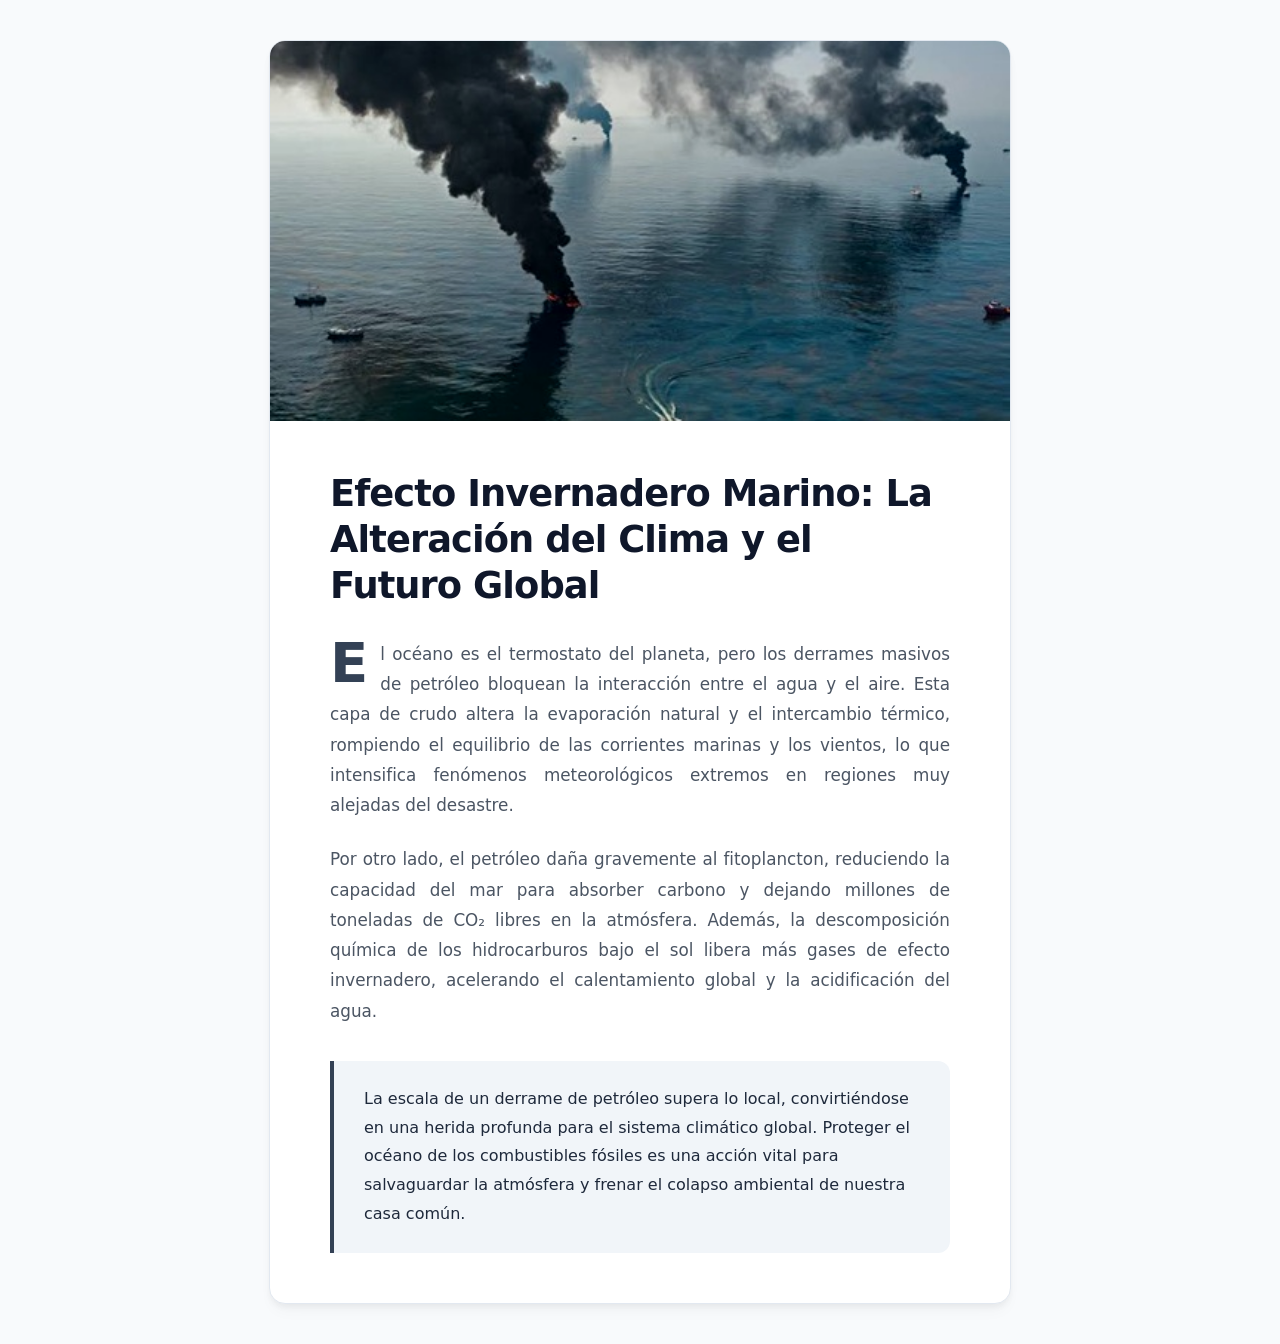
<file: Vacios.html>
<!DOCTYPE html>
<html lang="es">
<head>
    <meta charset="UTF-8">
    <meta name="viewport" content="width=device-width, initial-scale=1.0">
    <title>El Impacto Climático y la Alteración Global del Océano</title>
    <style>
        /* --- Configuración Base y Variables de Diseño --- */
        :root {
            --primary-climate: #334155; /* Gris tormenta/azul oscuro que evoca el cambio climático */
            --accent-dark: #0f172a;     /* Gris pizarra profundo */
            --text-main: #1f2937;       /* Gris oscuro para lectura fluida */
            --text-light: #4b5563;      /* Gris medio para descripciones secundarias */
            --bg-page: #f8fafc;         /* Fondo de página ultra limpio */
            --bg-card: #ffffff;         /* Fondo del contenedor */
        }

        body { 
            font-family: system-ui, -apple-system, BlinkMacSystemFont, 'Segoe UI', Roboto, Oxygen, Ubuntu, Cantarell, sans-serif;
            line-height: 1.8; 
            color: var(--text-main); 
            margin: 0; 
            padding: 40px 20px; 
            background-color: var(--bg-page); 
            display: flex;
            justify-content: center;
        }

        /* --- Contenedor Principal (Tarjeta Editorial) --- */
        .artículo-container { 
            max-width: 740px; 
            background: var(--bg-card); 
            border-radius: 16px; 
            overflow: hidden;
            box-shadow: 0 4px 6px -1px rgba(0, 0, 0, 0.05), 0 10px 15px -3px rgba(0, 0, 0, 0.03);
            border: 1px solid #e2e8f0;
        }

        /* --- Imagen de Cabecera con Efecto --- */
        .artículo-imagen {
            width: 100%;
            height: 380px;
            object-fit: cover;
            display: block;
            filter: brightness(90%) contrast(105%);
            transition: filter 0.4s ease;
        }

        .artículo-container:hover .artículo-imagen {
            filter: brightness(100%) contrast(100%);
        }

        /* --- Bloque de Contenido --- */
        .artículo-cuerpo {
            padding: 50px 60px;
        }

        /* --- Enlace y Título Principal --- */
        .artículo-titulo { 
            font-size: 2.3rem;
            font-weight: 800;
            letter-spacing: -0.025em;
            color: var(--accent-dark); 
            margin-top: 0; 
            margin-bottom: 30px;
            line-height: 1.25;
        }

        .artículo-titulo a {
            color: var(--accent-dark);
            text-decoration: none;
            transition: color 0.2s ease;
        }

        .artículo-titulo a:hover {
            color: var(--primary-climate);
        }

        /* --- Párrafos con Estilo Editorial --- */
        .artículo-parrafo { 
            text-align: justify; 
            color: var(--text-light);
            margin-bottom: 24px;
            font-size: 1.05rem;
        }

        /* Destacado sutil en el primer párrafo (Letra Capital) */
        .primer-parrafo::first-letter {
            font-size: 3.5rem;
            font-weight: 900;
            float: left;
            margin-right: 12px;
            line-height: 0.85;
            color: var(--primary-climate);
        }

        /* --- Bloque de Cierre/Conclusión Estilizado --- */
        .artículo-enfasis {
            background-color: #f1f5f9; /* Fondo gris tormenta ultra suave */
            border-left: 4px solid var(--primary-climate);
            padding: 24px 30px;
            margin-top: 35px;
            border-radius: 0 12px 12px 0;
            color: #1e293b; /* Texto gris muy oscuro */
            font-weight: 500;
        }

        /* --- Responsivo para Celulares --- */
        @media (max-width: 640px) {
            body { padding: 15px; }
            .artículo-cuerpo { padding: 30px 20px; }
            .artículo-imagen { height: 240px; }
            .artículo-titulo { font-size: 1.75rem; }
            .artículo-parrafo { font-size: 1rem; }
        }
    </style>
</head>
<body>

<article class="artículo-container">
    <img src="imagen/clima-oceano.jpg" alt="Impacto Climático Global" class="artículo-imagen">
    
    <div class="artículo-cuerpo">
        <h1 class="artículo-titulo">
            <a href="#">Efecto Invernadero Marino: La Alteración del Clima y el Futuro Global</a>
        </h1>
        
        <p class="artículo-parrafo primer-parrafo">
            El océano es el termostato del planeta, pero los derrames masivos de petróleo bloquean la interacción entre el agua y el aire. Esta capa de crudo altera la evaporación natural y el intercambio térmico, rompiendo el equilibrio de las corrientes marinas y los vientos, lo que intensifica fenómenos meteorológicos extremos en regiones muy alejadas del desastre.
        </p>
        
        <p class="artículo-parrafo">
            Por otro lado, el petróleo daña gravemente al fitoplancton, reduciendo la capacidad del mar para absorber carbono y dejando millones de toneladas de CO₂ libres en la atmósfera. Además, la descomposición química de los hidrocarburos bajo el sol libera más gases de efecto invernadero, acelerando el calentamiento global y la acidificación del agua.
        </p>
        
        <div class="artículo-enfasis">
            La escala de un derrame de petróleo supera lo local, convirtiéndose en una herida profunda para el sistema climático global. Proteger el océano de los combustibles fósiles es una acción vital para salvaguardar la atmósfera y frenar el colapso ambiental de nuestra casa común.
        </div>
    </div>
</article>

</body>
</html>
</file>
<file: estilo.css>
* {
    box-sizing: border-box;
}

body {
    font-size: 16px;
    font-family: Arial, Helvetica, sans-serif;
    line-height: 1.4em; 
    background-color: #0b0f14; /* Fondo aún más oscuro para resaltar los contrastes */
    color: #e2e8f0;
}

.contenedor {
    width: 980px;
    margin: 0 auto;
}

/*--- ENCABEZADO (Estilo Industrial Oscuro) ---*/
.encabezado { 
    background: #070a0e; 
    overflow: hidden;
    border-bottom: 3px solid #ff3333; /* Línea de alerta roja brillante */
    box-shadow: 0 4px 20px rgba(0, 0, 0, 0.8);
}

.logo {
    float: left;
    position: relative;
    top: 15px; 
}

.logo img {
    border-radius: 4px;
    transition: transform 0.3s ease;
}

.logo img:hover {
    transform: scale(1.05); /* Efecto zoom al logo */
}

.encabezado nav { 
    float: right; 
}

.encabezado nav ul { 
    margin: 0;
    padding: 0;
    list-style: none;
}

.encabezado nav ul li { 
    display: inline-block;
    margin-right: -4px;
}

.encabezado nav ul li a { 
    display: block;
    color: #94a3b8;
    padding: 28px;
    border-left: 1px solid #1e293b;
    text-decoration: none;
    transition: all 0.3s ease;
}

.encabezado nav ul li a:hover { 
    background: #111827;
    color: #ff3333;
    text-shadow: 0 0 10px rgba(255, 51, 51, 0.6);
}

/*--- PRESENTACIÓN (Efecto Reflejo de Petróleo Animado) ---*/ 
@keyframes oilSlick {
    0% { background-position: 0% 50%; }
    50% { background-position: 100% 50%; }
    100% { background-position: 0% 50%; }
}

.presentacion {
    /* Degradado iridiscente oscuro (simula petróleo en el agua) */
    background: linear-gradient(-45deg, #050b14, #122538, #1a1126, #091a2b);
    background-size: 400% 400%;
    animation: oilSlick 12s ease infinite; /* Movimiento fluido del fondo */
    overflow: hidden;
    border-bottom: 5px solid #000; 
    padding: 40px 0;
}  

.introduccion-presentacion {
    float: left;
    width: 50%;
}

.introduccion-presentacion h1 {
    color: #fff;
    font-size: 2.8em;  
    text-shadow: 0 0 15px rgba(255, 255, 255, 0.2), 3px 3px 0px #000;
    text-align: left;
    margin-top: 40px;
    margin-bottom: 30px;
    margin-left: 20px;
    line-height: 1.2em; 
} 

.introduccion-presentacion h1 span {
    color: #ff3333;
    font-size: 0.45em; 
    display: block;
    letter-spacing: 4px;
    text-shadow: 0 0 10px rgba(255, 51, 51, 0.8);
    margin-top: 10px;
}

/*--- BOTÓN ALERTA PULSANTE ---*/
@keyframes pulsoAlerta {
    0% { box-shadow: 0 0 0 0 rgba(239, 68, 68, 0.7); }
    70% { box-shadow: 0 0 0 15px rgba(239, 68, 68, 0); }
    100% { box-shadow: 0 0 0 0 rgba(239, 68, 68, 0); }
}

a.aprender-mas {
    font-size: 1.8em;
    border: 2px solid #ef4444;
    padding: 15px 30px;
    display: inline-block;
    text-align: center;
    margin: 10px 20px;
    color: #fff;
    text-decoration: none;
    text-shadow: 2px 2px 2px #000;
    border-radius: 50px; /* Bordes redondeados modernos */
    background: linear-gradient(to right, #dc2626, #991b1b);
    animation: pulsoAlerta 2s infinite; /* Llama la atención automáticamente */
    transition: all 0.3s ease;
} 

a.aprender-mas:hover {
    background: linear-gradient(to right, #ef4444, #dc2626);
    transform: translateY(-3px);
    box-shadow: 0 0 25px #ef4444;
}

.presentacion img {
    float: right;
    position: relative;
    top: 10px;
    border-radius: 8px;
    box-shadow: 0 10px 30px rgba(0,0,0,0.7);
}

/*--- ACCESO RÁPIDO ---*/
.acceso-rapido {
    background: #0f172a;
    overflow: hidden;
    border-bottom: 4px solid #1e293b;
    padding: 20px 0;
}

.acceso-rapido h2 {
    color: #fff;
    font-size: 2em;
    text-shadow: 0 2px 4px rgba(0,0,0,0.5);
    text-align: center;
    border-bottom: 2px solid #ff3333;
    padding-bottom: 16px;
    display: inline-block;
    margin: 0 auto 30px auto;
    width: 100%;
}

.acceso-rapido ul {
    margin: 0;
    padding: 0;
}

.acceso-rapido figure {
    display: inline-block;
    text-align: center;
    width: 25%;
    margin: 0 -4px 0 0;
    padding: 10px;
    transition: transform 0.3s ease;
}

.acceso-rapido figure:hover {
    transform: translateY(-8px); /* Tarjetas flotantes */
}

.acceso-rapido figure img {
    border-radius: 6px;
    border: 1px solid #334155;
    box-shadow: 0 5px 15px rgba(0,0,0,0.4);
}

.acceso-rapido h3 {
    font-size: 1.2em;
    margin-top: 12px;
}

.acceso-rapido h3 a {
    color: #cbd5e1;
    text-decoration: none;
    transition: color 0.3s;
}

.acceso-rapido h3 a:hover {
    color: #ff3333;
}

/*--- BLOQUE CONTENIDO (Tarjetas de Noticias Impresionantes) ---*/
.bloque-contenido {
    overflow: hidden; 
    margin-top: 40px; 
}

.bloque-contenido .contenedor {  
    display: table;  
}

.articulos { 
    background: #1e293b; /* Fondo oscuro interno para las noticias */
    width: 65%; 
    display: table-cell;  
    padding: 25px;
    border-radius: 8px 0 0 8px;
}

.articulos h2 {  
    color: #fff;
    font-size: 1.8em;
    border-bottom: 2px solid #ff3333;
    padding-bottom: 15px;
    margin-top: 0;
}

.articulos article {  
    margin-bottom: 30px;
    padding: 15px;
    background: #0f172a;
    border-radius: 6px;
    border-left: 4px solid #ef4444; /* Barra de acento destructivo lateral */
    box-shadow: 0 4px 6px rgba(0,0,0,0.2);
    overflow: hidden;
}

.articulos img {  
    float: left;
    margin-right: 15px;
    border-radius: 4px;
    border: 1px solid #334155;
}

.articulos article h1 {  
    font-size: 1.4em;  
    margin: 5px 0 10px 0;  
}

.articulos article h1 a {  
    color: #f1f5f9;  
    text-decoration: none;
}

.articulos article h1 a:hover {  
    color: #ef4444;
}

.articulos article p {  
    margin: 0;
    text-align: justify;
    font-size: 0.9em; 
    color: #94a3b8;
}

/*--- SIDEBAR COMPLEMENTARIO (Eventos Tóxicos) ---*/
.complementario {    
    background: #111827;
    width: 35%; 
    display: table-cell; 
    padding: 25px; 
    border-radius: 0 8px 8px 0;
    vertical-align: top;
    border-left: 2px solid #1e293b;
}

.complementario h2 {   
    font-size: 1.6em;  
    color: #ff3333;
    font-weight: bold;
    text-align: center;
    border-bottom: 2px solid #1e293b;
    padding-bottom: 15px;
    margin-top: 0;
    text-shadow: 0 0 8px rgba(255,51,51,0.4);
}

.complementario ul li { 
    background: url("imagen/icon.png") no-repeat left center;
    padding-left: 28px;
    margin-bottom: 15px;
    border-bottom: 1px solid #1e293b;
    padding-bottom: 8px;
}

.complementario ul li a { 
    color: #cbd5e1;
    text-decoration: none;
    transition: all 0.3s ease;
}

.complementario ul li a:hover { 
    color: #fff;
    padding-left: 5px; /* Efecto de desplazamiento al pasar el mouse */
}

/*--- FORMULARIO DE REGISTRO / SUSCRIPCIÓN ---*/
.suscripcion {  
    overflow: hidden;
    background: linear-gradient(to right, #0f172a, #1e293b);   
    margin-top: 40px;  
    padding: 35px;
    border-radius: 8px;
    border: 1px solid #334155;
    box-shadow: 0 10px 25px rgba(0,0,0,0.5);
}

.suscripcion h2 { 
    float: left;
    font-size: 1.8em; 
    color: #fff;
    margin: 0;
    line-height: 45px;
}

.suscripcion form {  
    float: right;
}

.suscripcion form input {   
    border: 1px solid #475569;
    padding: 12px;
    background: #090d16;
    color: #fff;
    border-radius: 25px; /* Inputs modernos redondeados */
    margin-left: 10px;
    width: 220px;
    outline: none;
    transition: all 0.3s;
}

.suscripcion form input:focus {
    border-color: #ef4444;
    box-shadow: 0 0 10px rgba(239, 68, 68, 0.5);
}

.suscripcion form input[type="submit"] { 
    border: none;
    padding: 12px 25px;
    background: #ef4444;
    color: #fff;
    cursor: pointer;
    font-weight: bold;
    width: auto;
    transition: background 0.3s;
}

.suscripcion form input[type="submit"]:hover { 
    background: #dc2626;
    box-shadow: 0 0 15px rgba(239, 68, 68, 0.6);
}

/*--- PIE DE PÁGINA ---*/
.piedepagina {   
    background: #070a0e;
    padding: 30px 0; 
    margin-top: 40px;
    border-top: 1px solid #1e293b;
}

.piedepagina .contenedor {   
    display: table;
    width: 100%;
}

.piedepagina small {  
    display: table-cell;
    color: #64748b;  
    vertical-align: middle;
}

.piedepagina nav { 
    display: table-cell;
    text-align: right; 
    vertical-align: middle;
}

.piedepagina nav ul { 
    margin: 0;
    padding: 0;
    list-style: none;
}

.piedepagina nav ul li { 
    display: inline-block;
    padding-left: 20px;  
}

.piedepagina nav ul li a { 
    color: #64748b;
    text-decoration: none;
    transition: color 0.3s;
}

.piedepagina nav ul li a:hover { 
    color: #ef4444;
}

/*--- REDES SOCIALES FLOTANTES ---*/
.social {
    position: fixed;
    top: 35%;
    right: 10px;
    z-index: 1000;
    background: rgba(15, 23, 42, 0.8);
    padding: 10px;
    border-radius: 30px;
    border: 1px solid #334155;
    backdrop-filter: blur(5px); /* Efecto cristal esmerilado detrás */
}

.social a {
    display: block;
    margin-bottom: 8px;
    opacity: 0.8;
    transition: transform 0.3s, opacity 0.3s;
}

.social a:last-child {
    margin-bottom: 0;
}

.social a:hover {
    opacity: 1;
    transform: scale(1.15);
}

.social img {
    border-radius: 50%;
    display: block;
    width: 35px; /* Tamaño unificado */
    height: 35px;
}
</file>
